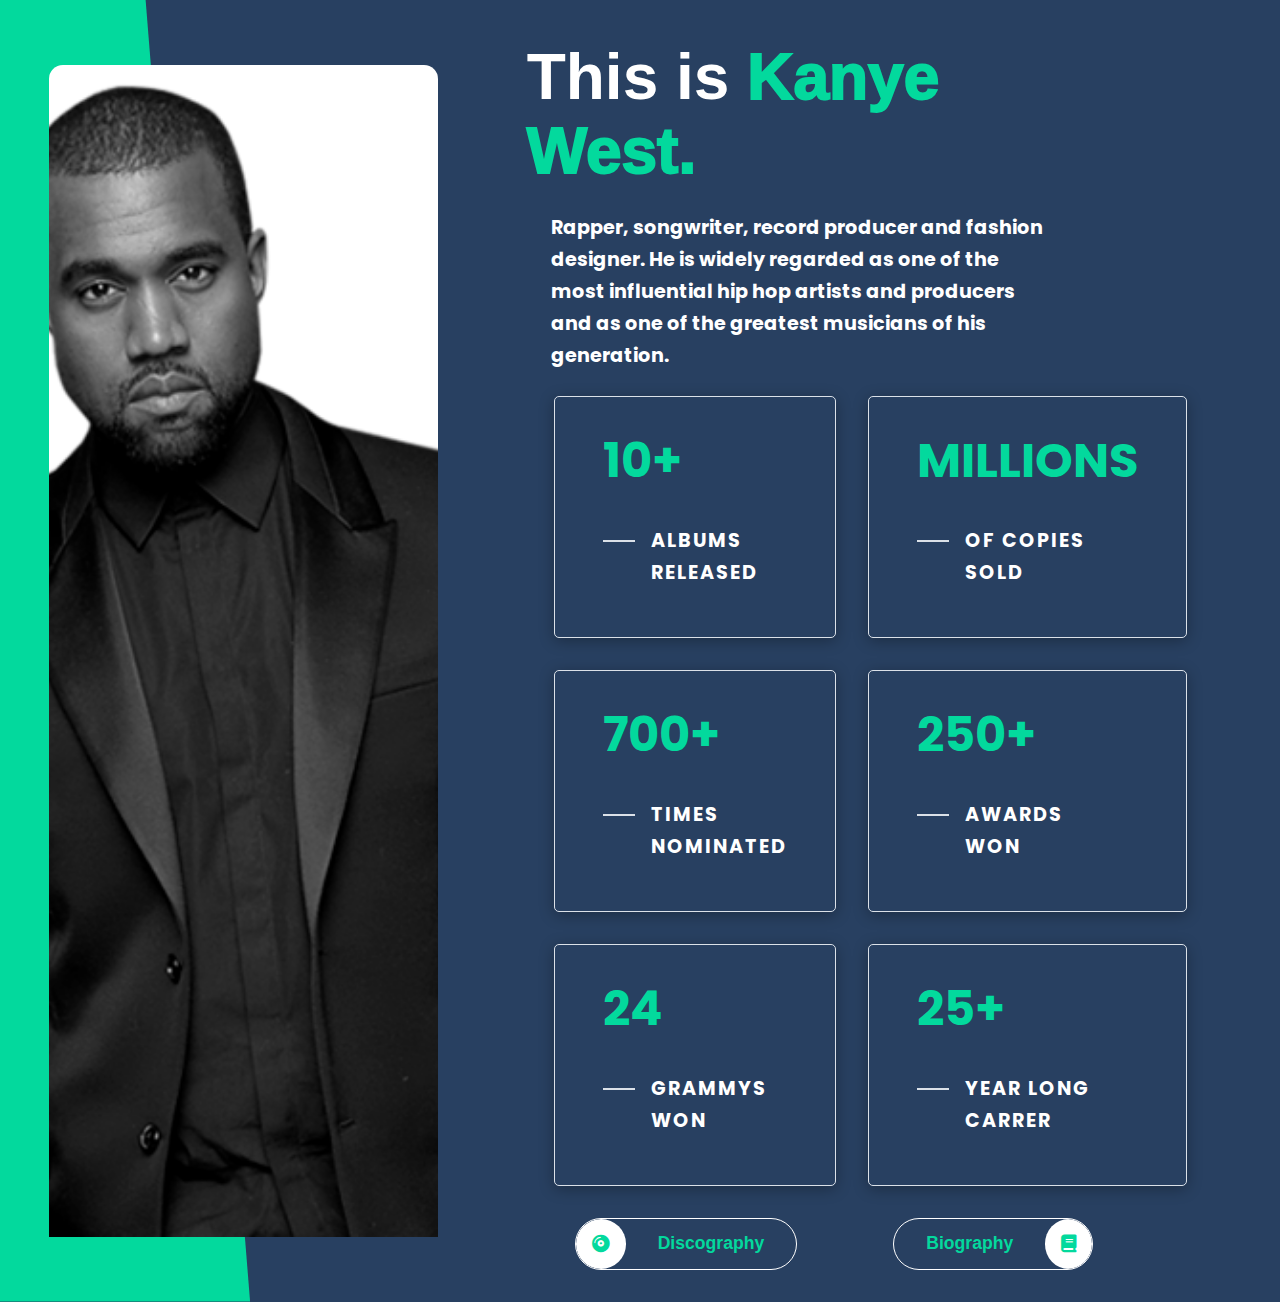
<file: kanye_website/index.html>
<!DOCTYPE html>
<html lang="en">

<head>
    <meta charset="UTF-8">
    <meta http-equiv="X-UA-Compatible" content="IE=edge">
    <meta name="viewport" content="width=device-width, initial-scale=1.0">
    <title>Kanye West</title>
    <link rel="stylesheet" href="styles/style.css">
    <link rel="icon" href="images/favicon.ico" type="image/x-icon"/>
    <link rel="preconnect" href="https://fonts.googleapis.com">
    <link rel="preconnect" href="https://fonts.gstatic.com" crossorigin>
    <link rel="stylesheet" href="https://cdnjs.cloudflare.com/ajax/libs/font-awesome/6.2.0/css/all.min.css">
    <link href="https://fonts.googleapis.com/css2?family=Poppins&display=swap" rel="stylesheet">
    <link href="https://fonts.cdnfonts.com/css/old-english-five" rel="stylesheet">            
</head>

<body>
    <header id="home">
        <div class="header-content">
            <div class="left-header">
                <div class="header-shape"></div>
                <div class="image">
                    <img src="images/kanye_main.png" alt="">
                </div>
            </div>

            <div class="right-header">
                <h1 class="name">
                    This is <span>Kanye West.</span> 
                </h1>

                <p>
                    Rapper, songwriter, record producer and fashion designer. He is widely regarded as one of the most influential hip hop artists and producers and as one of the greatest musicians of his generation.
                </p>

                <div class="right-about">

                    <div class="about-item">
                        <div class="about-text">
                            <p class="large-text">10+</p>
                            <p class="small-text">Albums<br> Released</p>
                        </div>
                    </div>

                    <div class="about-item">
                        <div class="about-text">
                            <p class="large-text">MILLIONS</p>
                            <p class="small-text">of copies<br> sold</p>
                        </div>
                    </div>

                    <div class="about-item">
                        <div class="about-text">
                            <p class="large-text">700+</p>
                            <p class="small-text">Times <br> Nominated</p>
                        </div>
                    </div>

                    <div class="about-item">
                        <div class="about-text">
                            <p class="large-text">250+</p>
                            <p class="small-text">Awards<br> Won</p>
                        </div>
                    </div>

                    <div class="about-item">
                        <div class="about-text">
                            <p class="large-text">24</p>
                            <p class="small-text">Grammys<br> won</p>
                        </div>
                    </div>

                    <div class="about-item">
                        <div class="about-text">
                            <p class="large-text">25+</p>
                            <p class="small-text">year long<br> carrer</p>
                        </div>
                    </div>
                </div>


                <div class="other-links">
                    <div class="btn-container">
                        <a href="pages/discography.html" class="left-btn">
                            <span class="btn-icon"><i class="fa-solid fa-compact-disc"></i></span>
                            <span class="btn-text">Discography</span>
                        </a>    
                    </div>   
                    
                    <div class="btn-container">
                        <a href="pages/biography.html" class="right-btn">
                            <span class="btn-text">Biography</span>
                            <span class="btn-icon"><i class="fa-solid fa-book"></i></span>
                        </a>    
                    </div>    
                </div>

                
            </div>
        </div>
    </header>
</body>

</html>
</file>
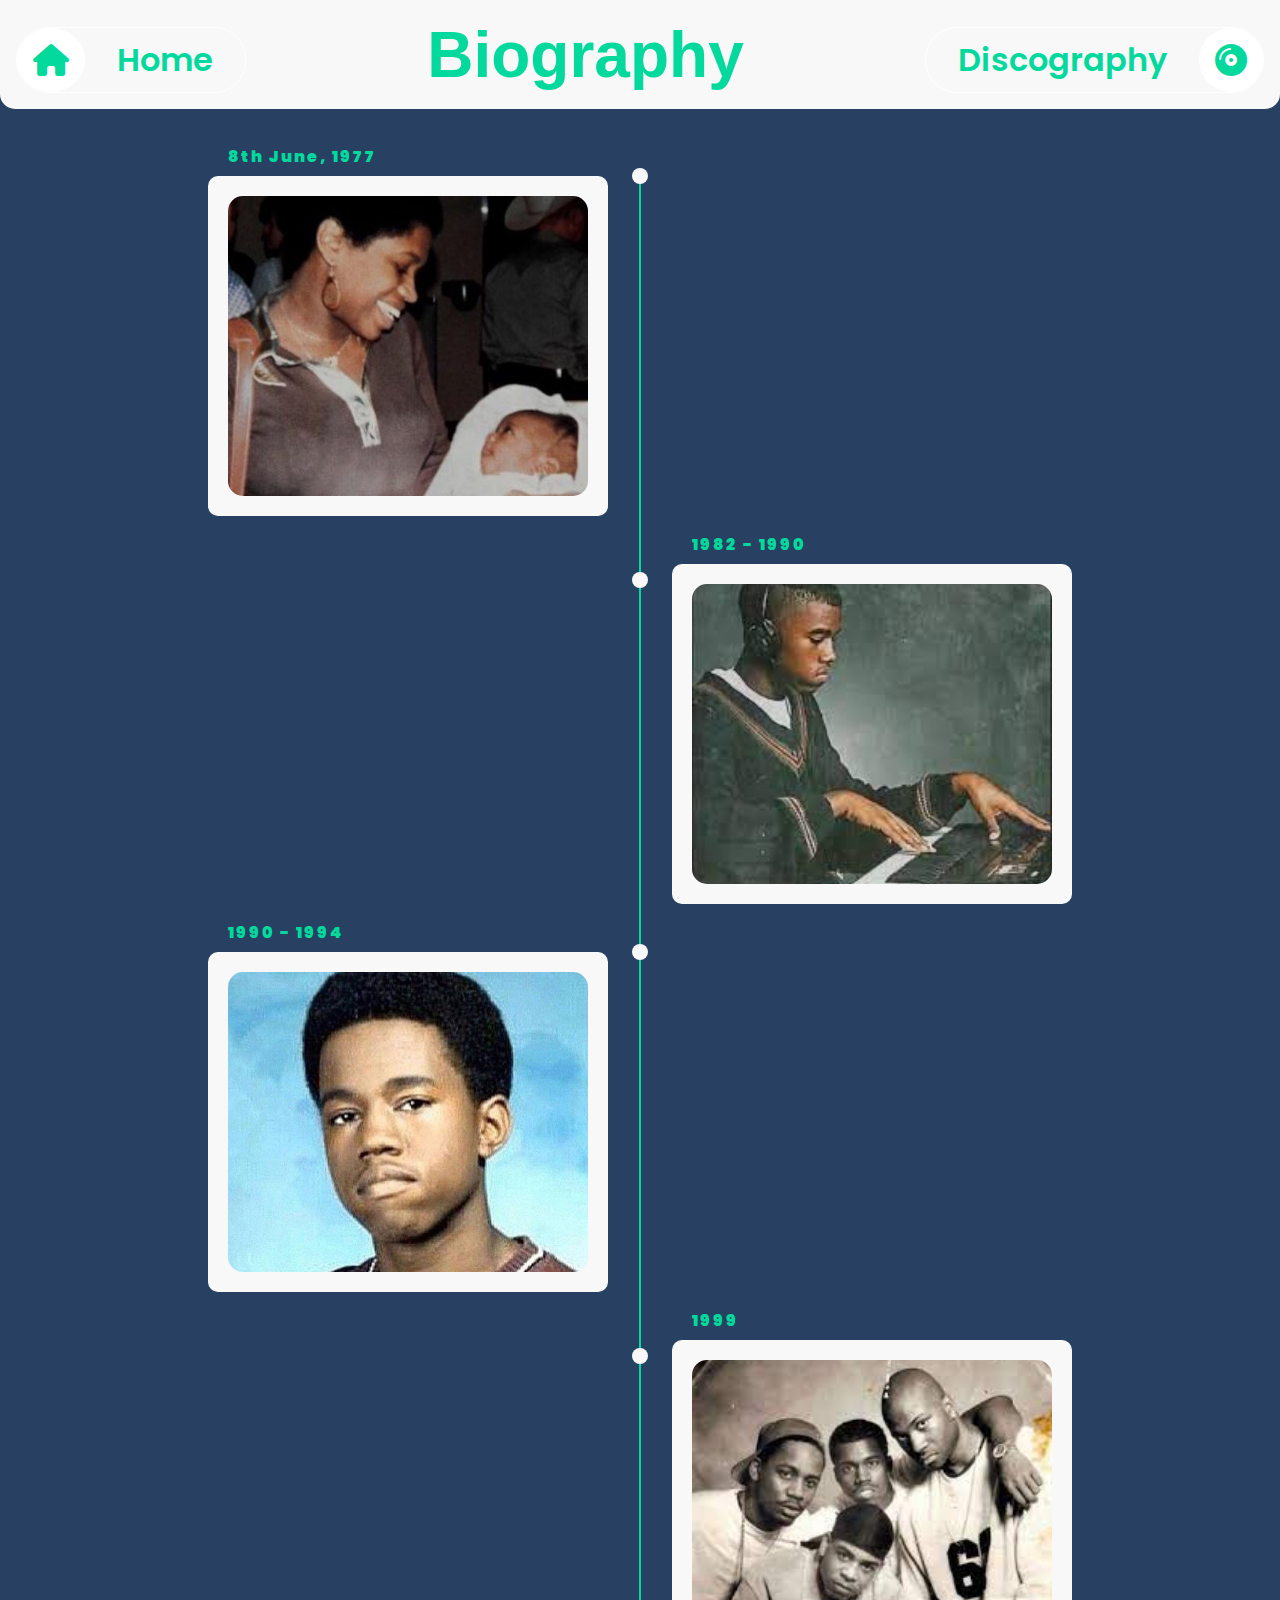
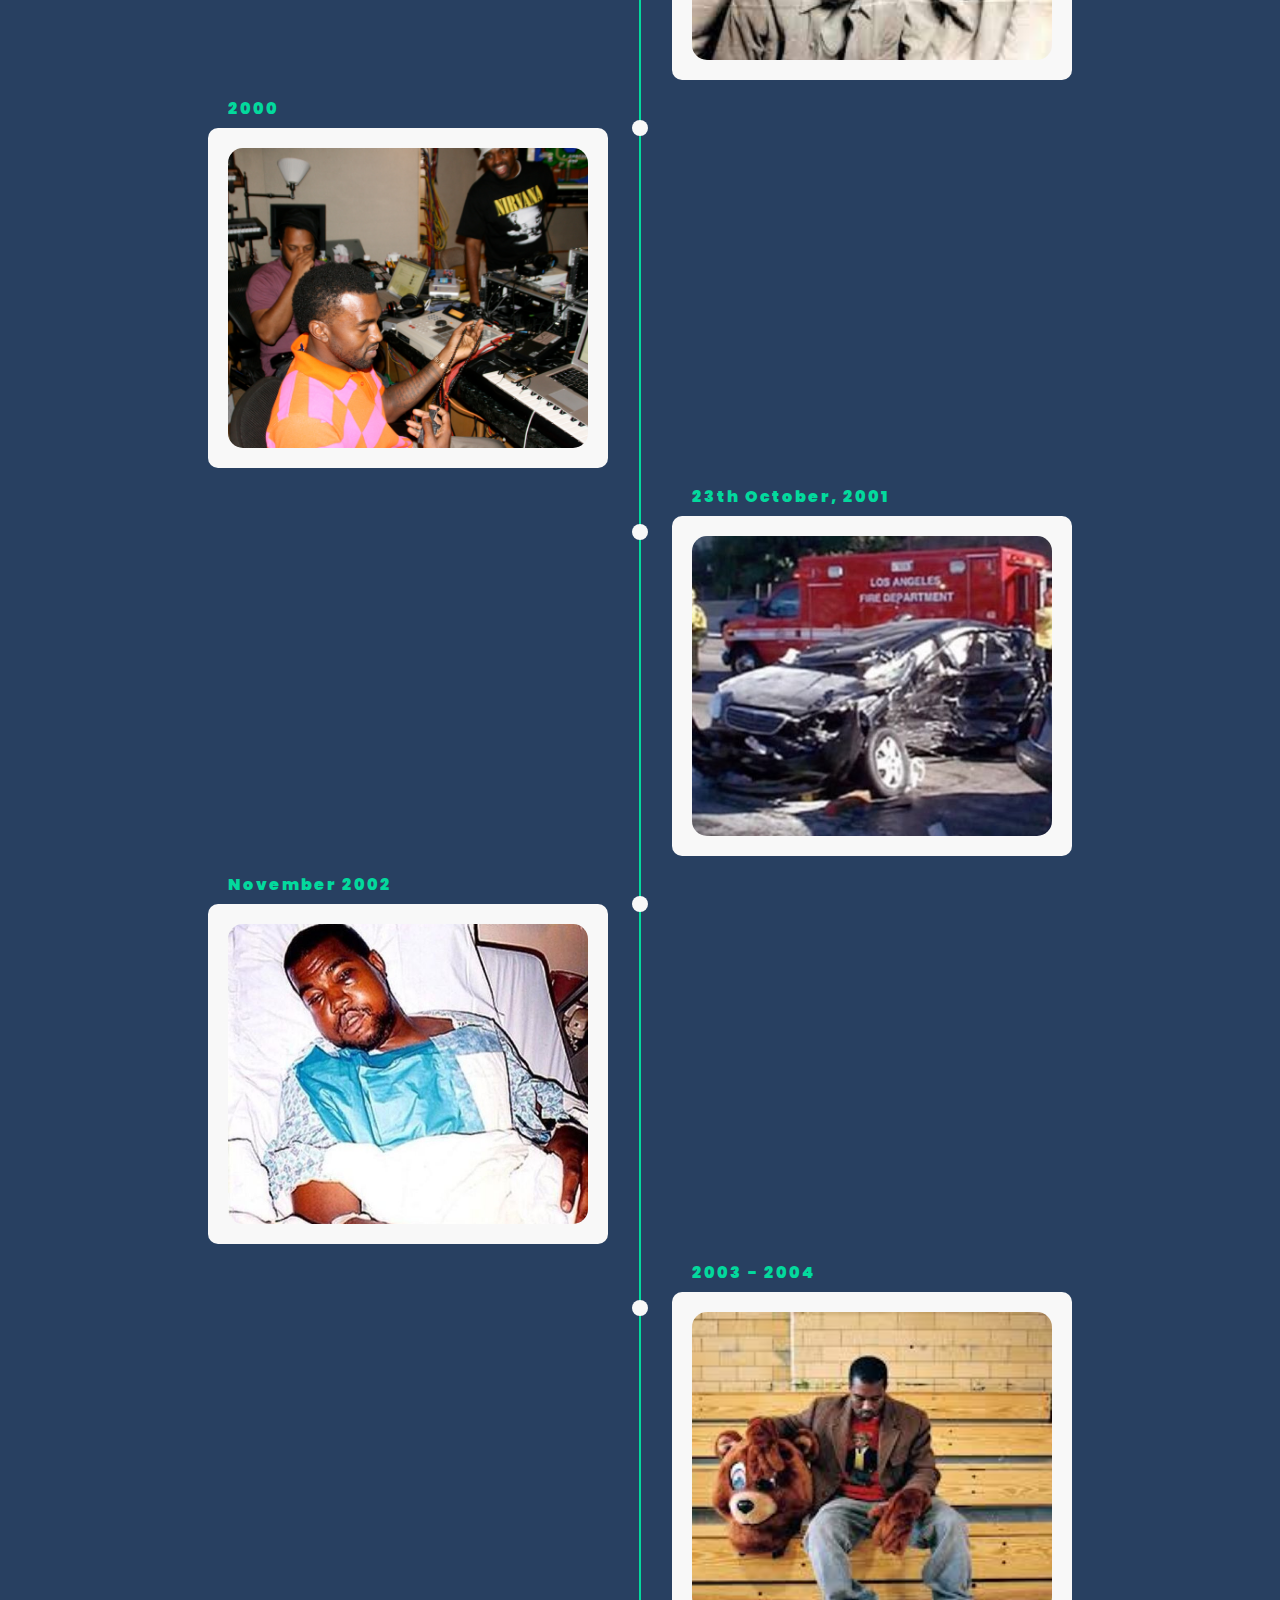
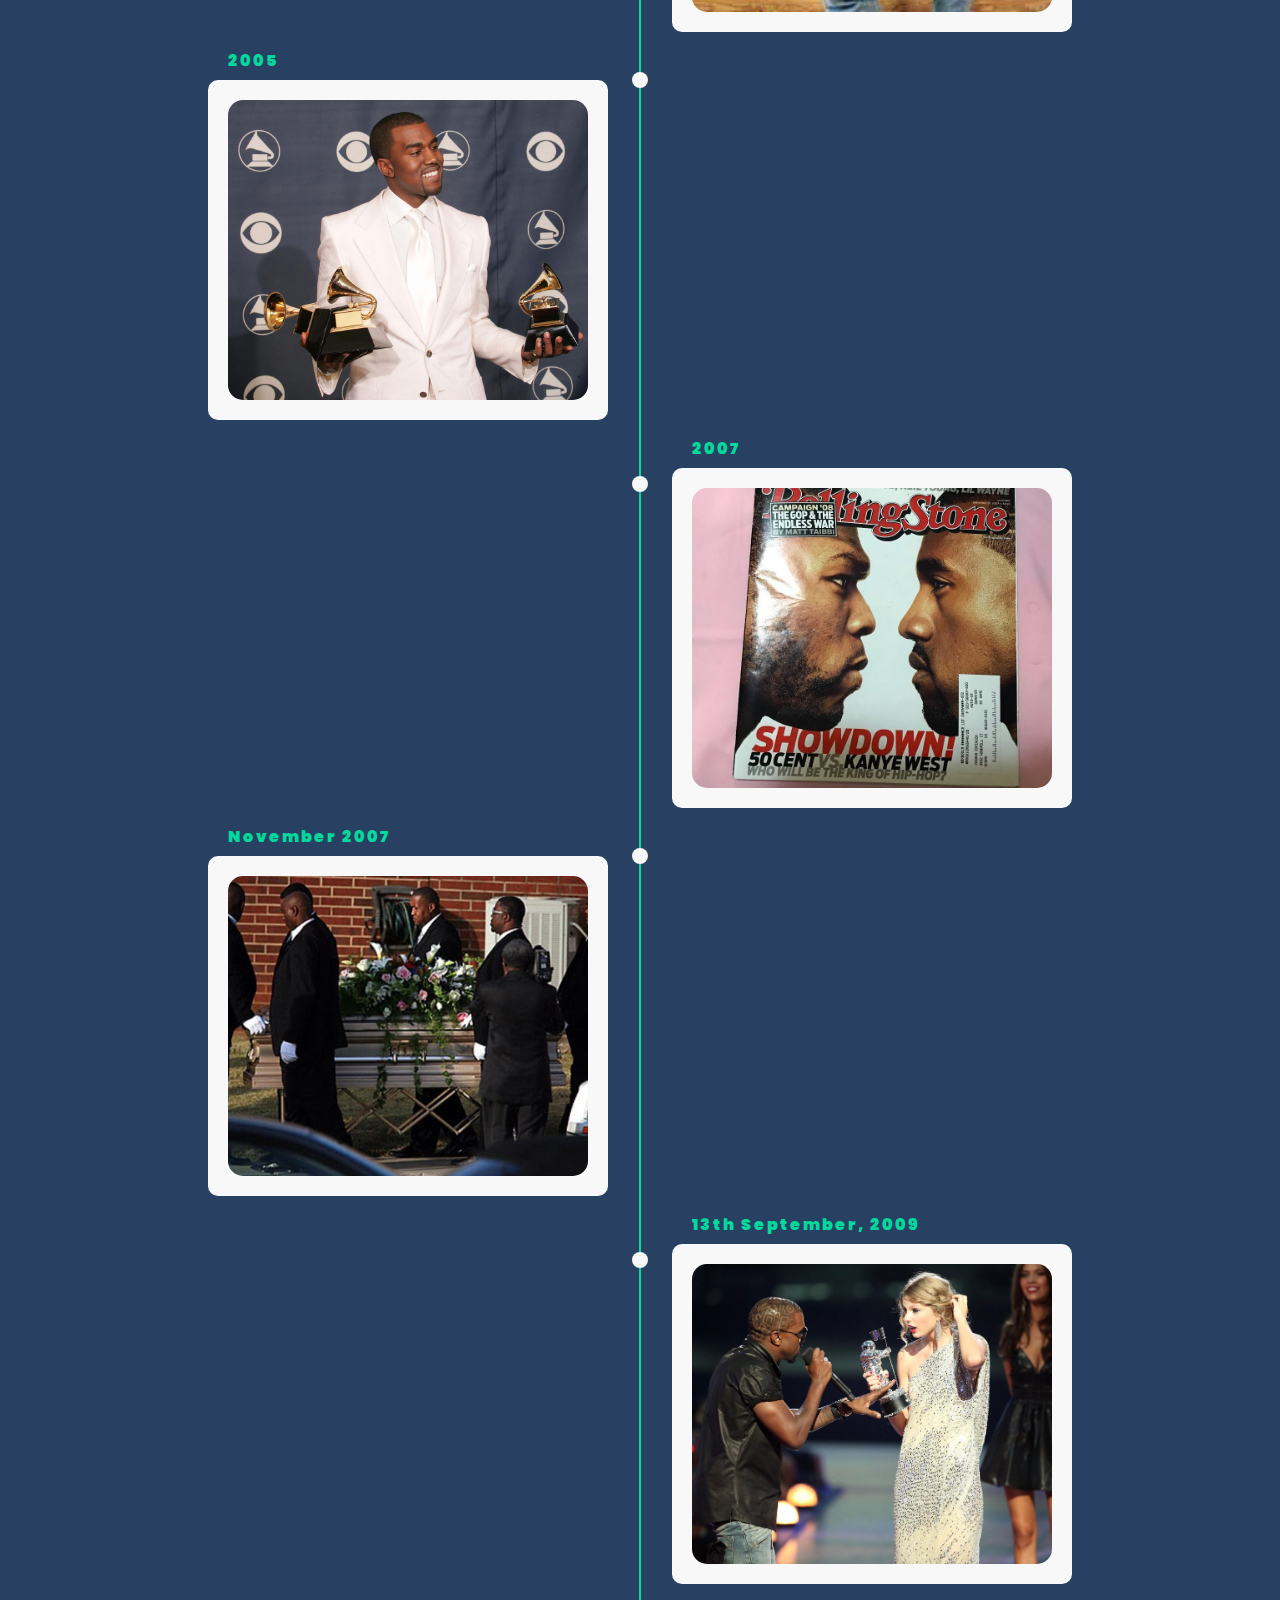
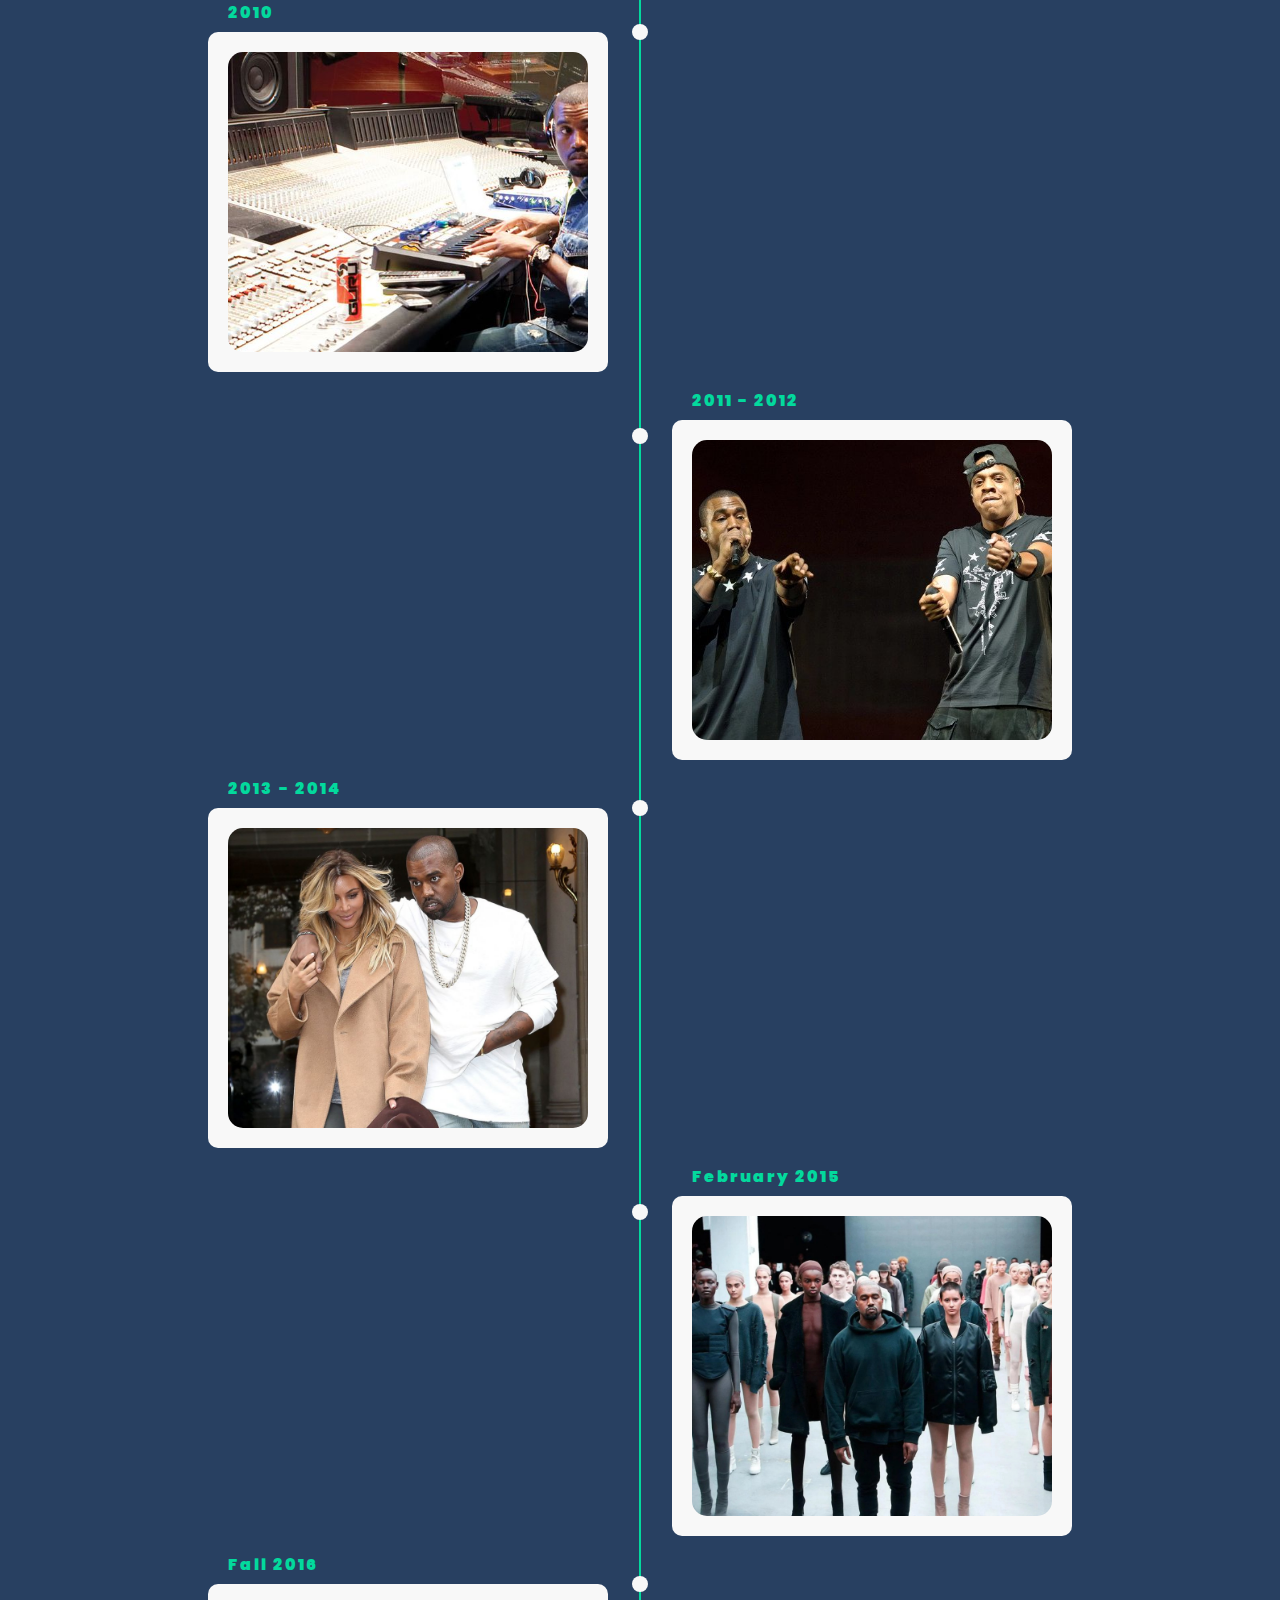
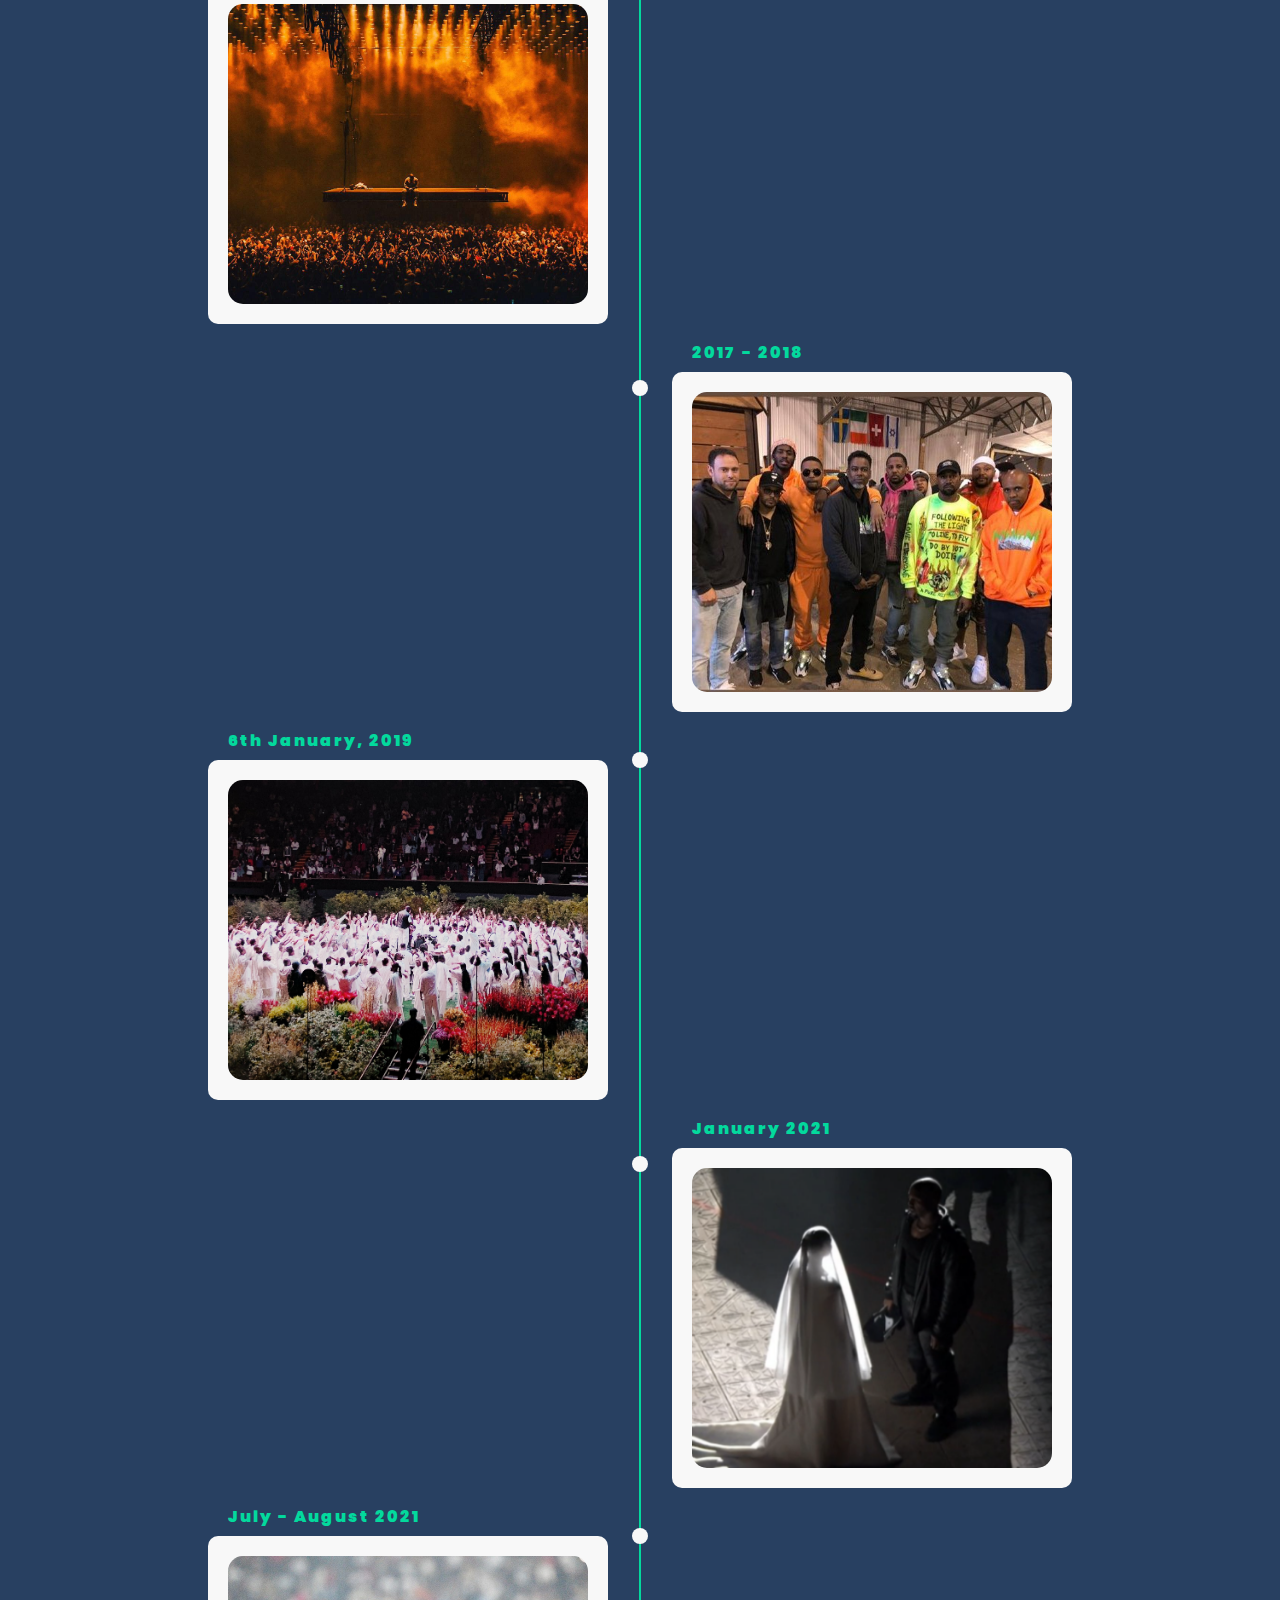
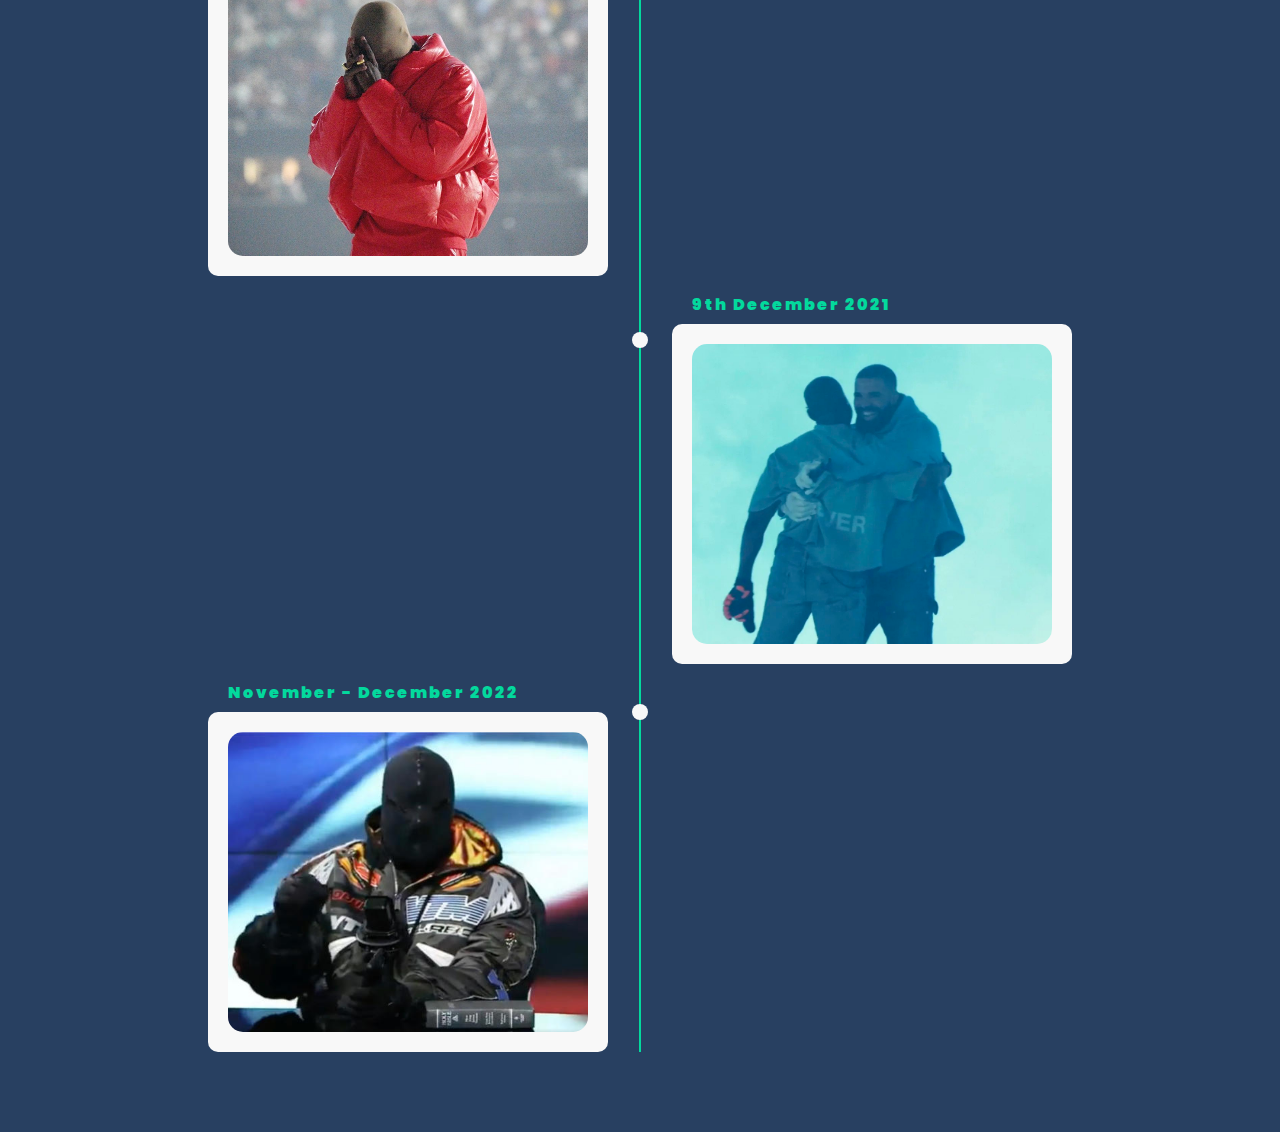
<file: kanye_website/pages/biography.html>
<!DOCTYPE html>
<html lang="en">
<head>
    <meta charset="UTF-8">
    <meta http-equiv="X-UA-Compatible" content="IE=edge">
    <meta name="viewport" content="width=device-width, initial-scale=1.0">
    <title>Kanye West's Biography</title>
    <link rel="stylesheet" href="../styles/style.css">
    <link rel="icon" href="../images/favicon.ico" type="image/x-icon" />
    <link rel="preconnect" href="https://fonts.googleapis.com">
    <link rel="preconnect" href="https://fonts.gstatic.com" crossorigin>
    <link rel="stylesheet" href="https://cdnjs.cloudflare.com/ajax/libs/font-awesome/6.2.0/css/all.min.css">
    <link href="https://fonts.googleapis.com/css2?family=Poppins&display=swap" rel="stylesheet">
    <link href="https://fonts.cdnfonts.com/css/old-english-five" rel="stylesheet">            
</head>

<body>
    <div class="navigation">
        <div class="btn-container">
            <a href="../index.html" class="left-btn">
                <span class="btn-icon"><i class="fa-solid fa-house"></i></span>
                <span class="btn-text">Home</span>
            </a>    
        </div>    

        <h1 class="name-bio"> 
            Biography
        </h1>    

        <div class="btn-container">
            <a href="discography.html" class="right-btn">
                <span class="btn-text">Discography</span>
                <span class="btn-icon"><i class="fa-solid fa-compact-disc"></i></span>
            </a>    
        </div>    
    </div>

    <div class="container">
        <div class="timeline">
            <ul>
                <li>
                    <div class="timeline-content">
                        <h2 class="date">8th June, 1977</h2>
                        <div class="image">
                            <img src="../images/biography/0-baby-kanye.jpg" alt="">
                        </div>
                        <div class="hover-items">
                            <h1>The Birth</h1>
                            <p>Kanye West was born on June 8, 1977, in Atlanta, Georgia. West's mother, Donda West, was a professor of English at Chicago State University before retiring to serve as his manager. His father, Ray West, is a former Black Panther. </p>
                        </div>
                    </div>
                </li>

                <li>
                    <div class="timeline-content">
                        <h2 class="date">1982 - 1990</h2>
                        <div class="image">
                            <img src="../images/biography/1-young-kanye.jfif" alt="">
                        </div>
                        <div class="hover-items">
                            <h1>Growing up</h1>
                            <p>West was raised in a middle-class environment, attending Polaris School for Individual Education in suburban Oak Lawn, Illinois, after living in Chicago. West began making musical compositions in the seventh grade, eventually selling them to other artists.</p>
                        </div>
                    </div>
                </li>

                <li>
                    <div class="timeline-content">
                        <h2 class="date">1990 - 1994</h2>
                        <div class="image">
                            <img src="../images/biography/2-kanye-high-school.jpg" alt="">
                        </div>
                        <div class="hover-items">
                            <h1>High School</h1>
                            <p>While in high school, West met producer No I.D. who soon became his mentor, who taught him how to sample beats. After high school, he received a scholarship from American Academy of Art. He started attending classes, but eventually dropped out.</p>
                        </div>
                    </div>
                </li>

                <li>
                    <div class="timeline-content">
                        <h2 class="date">1999</h2>
                        <div class="image">
                            <img src="../images/biography/3-kanye-go-getters.jfif" alt="">
                        </div>
                        <div class="hover-items">
                            <h1>The Go-Getters</h1>
                            <p>Not being able to release a solo album, West became a member and producer the Chicago based rap group The Go-Getters. After some promo shoots and radio appearances the group released their only studio album, <em>World Record Holders</em>.</p>
                        </div>
                    </div>
                </li>

                <li>
                    <div class="timeline-content">
                        <h2 class="date">2000</h2>
                        <div class="image">
                            <img src="../images/biography/4-kanye-roc-a-fella-signing.jpg" alt="">
                        </div>
                        <div class="hover-items">
                            <h1>Roc-A-Fella</h1>
                            <p>West got his big break when he began to produce for artists on Roc-A-Fella, hip hop record cofounded by Jay-Z. West is often credited with revitalizing Jay-Z's career by contributing to his 2001 album <em>The Blueprint</em>.</p>
                        </div>
                    </div>
                </li>

                <li>
                    <div class="timeline-content">
                        <h2 class="date">23th October, 2001</h2>
                        <div class="image">
                            <img src="../images/biography/5-kanye-car-crash.jpg" alt="">
                        </div>
                        <div class="hover-items">
                            <h1>The Accident</h1>
                            <p>Despite his success as a producer, West's true aspiration was to be a rapper, but record companies ignored him because he did not portray the 'gangsta image' prominent in mainstream hip hop at the time. While driving home one night, he had a life altering traffic accident.</p>
                        </div>
                    </div>
                </li>

                <li>
                    <div class="timeline-content">
                        <h2 class="date">November 2002</h2>
                        <div class="image">
                            <img src="../images/biography/6-kanye-through-the-wire.jfif" alt="">
                        </div>
                        <div class="hover-items">
                            <h1>Through the Wire</h1>
                            <p>Even though the crash left him with a broken jaw that had to be wired, West was inspiredto express his thoughts about the accident, which he did in a song titled <em>Through the Wire</em>. Afterwards he started work on his first album, <em>The College Dropout</em>, calling it his medicine.</p>
                        </div>
                    </div>
                </li>

                <li>
                    <div class="timeline-content">
                        <h2 class="date">2003 - 2004</h2>
                        <div class="image">
                            <img src="../images/biography/7-kanye-college-dopout.jfif" alt="">
                        </div>
                        <div class="hover-items">
                            <h1>The College Dropout</h1>
                            <p>The album leaked months before release date and West chose to remix it. <em>Jesus Walks</em> exposed him to a whole new audience, reaching top 20 in the charts, inspite of the industry insiders saying that a song with religious themes could never make it to radio.</p>
                        </div>
                    </div>
                </li>

                <li>
                    <div class="timeline-content">
                        <h2 class="date">2005</h2>
                        <div class="image">
                            <img src="../images/biography/8-kanye-grammy-2005.jpg" alt="">
                        </div>
                        <div class="hover-items">
                            <h1>Late Registation</h1>
                            <p>Helped by commercial success of West's debut album, the follow-up named <em>Late Registration</em> had a much bigger budget. It was considered the only successful album release of the fall season in 2005.</p>
                        </div>
                    </div>
                </li>

                <li>
                    <div class="timeline-content">
                        <h2 class="date">2007</h2>
                        <div class="image">
                            <img src="../images/biography/9-graduation-vs-50-cent.jpg" alt="">
                        </div>
                        <div class="hover-items">
                            <h1>New Era of Hip Hop</h1>
                            <p>West's third studio album <em>Graduation</em> marked a turning point for hip hop. It garnered major publicity when the media pointed out it had the same release date as 50 Cent's <em>Curtis</em>, an old school hip hop album. West outsold his competition by quite a margin debuting at number one.</p>
                        </div>
                    </div>
                </li>

                <li>
                    <div class="timeline-content">
                        <h2 class="date">November 2007</h2>
                        <div class="image">
                            <img src="../images/biography/10-donda-funeral.jpg" alt="">
                        </div>
                        <div class="hover-items">
                            <h1>Dark Days</h1>
                            <p>West's life took a dark turn when his mother Donda died of complications from a cosmetic surgery. Months later West and his fiancee ended their engagement after spending five years together. While going through emotional turmoil, West expressed all of his feelings in his most unique album at that point <em>808s and Heartbreak</em>.</p>
                        </div>
                    </div>
                </li>

                <li>
                    <div class="timeline-content">
                        <h2 class="date">13th September, 2009</h2>
                        <div class="image">
                            <img src="../images/biography/11-kanye-taylor.jpg" alt="">
                        </div>
                        <div class="hover-items">
                            <h1>Rock Bottom</h1>
                            <p>During the 2009 <em>MTV Video Music Awards</em> drunk West crashed the stage and took the microphone from Taylor Swift during her acceptance speech for <q>Best Female Video</q> to proclaim that Beyonce deserved the award. As the audience booed he flipped of the crowd. The incident was widely criticised by many, including at the time U.S. President Barack Obama. </p>
                        </div>
                    </div>
                </li>

                <li>
                    <div class="timeline-content">
                        <h2 class="date">2010</h2>
                        <div class="image">
                            <img src="../images/biography/12-hawaii-sessions.jpg" alt="">
                        </div>
                        <div class="hover-items">
                            <h1>Hawaii Sessions</h1>
                            <p>Following the highly publicized incident, West moved to Hawaii for a few months to create his grandest work yet. Realising that his whole career was at stake, his team of producers worked almost 24 hours a day and slept only in increments. When <abbr title="My Beautiful Dark Twisted Fantasy">MBDTF</abbr> released in November 2010, it recieved widespread acclaim from critics and fans solidifying his comeback.</p>
                        </div>
                    </div>
                </li>

                <li>
                    <div class="timeline-content">
                        <h2 class="date">2011 - 2012</h2>
                        <div class="image">
                            <img src="../images/biography/13-watch-the-throne.jpg" alt="">
                        </div>
                        <div class="hover-items">
                            <h1>Watch The Throne</h1>
                            <p>2011 saw West touring to commemorate the release of <em>My Beautiful Dark Twisted Fantasy</em>, after which he released a collaborative album with Jay-Z, titled <em>Watch The Throne</em> that was followed by a tour with the same name. The most notable moment of the tour happened in Paris, where West and Jay-Z performed their hit song <q>N**gas in Paris</q> eleven times in a row.</p>
                        </div>
                    </div>
                </li>

                <li>
                    <div class="timeline-content">
                        <h2 class="date">2013 - 2014</h2>
                        <div class="image">
                            <img src="../images/biography/14-kanye-engagement.jpg" alt="">
                        </div>
                        <div class="hover-items">
                            <h1>New Family</h1>
                            <p>In June 2013 West and TV personality Kim Kardashian announced the birth of their first child, a girl named North, and later in November their engagement. In May 2014 the pair were married in a private ceremony in Florence, Italy. There were a lot of celebrities in the audience, including Paul McCartney, with whom West afterwards collaborated on multiple tracks.</p>
                        </div>
                    </div>
                </li>

                <li>
                    <div class="timeline-content">
                        <h2 class="date">February 2015</h2>
                        <div class="image">
                            <img src="../images/biography/15-yeezy-season-1.jpg" alt="">
                        </div>
                        <div class="hover-items">
                            <h1>Yeezy</h1>
                            <p>With his unfavourable business deal with Nike that earned them a lot of money which he saw none of, West premiered his clothing collaboration with Adidas, entitled <em>Yeezy Season 1</em> to generally positive reviews. Under this partnership, West would retain 100% ownership of the <em>Yeezy</em> brand, while also having full creative control over the products released.</p>
                        </div>
                    </div>
                </li>

                <li>
                    <div class="timeline-content">
                        <h2 class="date">Fall 2016</h2>
                        <div class="image">
                            <img src="../images/biography/16-saint-pablo-tour.jpg" alt="">
                        </div>
                        <div class="hover-items">
                            <h1>Breaking Down</h1>
                            <p>During his then latest tour, West postponed several dates following the robbery of his wife. The tour was cancelled after a week of no-shows and rants about politics. West was admitted for psychiatric observation because of a temporary psychosis stemming from sleep deprivation. Following this episode he took an eleven month break from public.</p>
                        </div>
                    </div>
                </li>

                <li>
                    <div class="timeline-content">
                        <h2 class="date">2017 - 2018</h2>
                        <div class="image">
                            <img src="../images/biography/17-wyoming-sessions.jpg" alt="">
                        </div>
                        <div class="hover-items">
                            <h1>Wyoming Sessions</h1>
                            <p>Reporters were claiming that West was working on new music from Jackson Hole, Wyoming with a wide range of collaborators. Starting in May 2018, West and other artists released a total of five albums, all of which were worked on mostly by West himself.</p>
                        </div>
                    </div>
                </li>

                <li>
                    <div class="timeline-content">
                        <h2 class="date">6th January, 2019</h2>
                        <div class="image">
                            <img src="../images/biography/18-sunday-service.jpg" alt="">
                        </div>
                        <div class="hover-items">
                            <h1>Sunday Service</h1>
                            <p>West started a gospel group named <em>Sunday Service</em>. The group preformed every Sunday, as well as Friday when West announced the release of his album <em>Jesus Is King</em>. Tickets for live performances were free, but a lot of people who managed to obtain them sold them online for up to $500, probably because West and other celebrities were often present. </p>
                        </div>
                    </div>
                </li>
                
                <li>
                    <div class="timeline-content">
                        <h2 class="date">January 2021</h2>
                        <div class="image">
                            <img src="../images/biography/19-kanye-kim-divorce.png" alt="">
                        </div>
                        <div class="hover-items">
                            <h1>The Divorce</h1>
                            <p>Kim Kardashian West's lawyer announced that she is done with Kanye West, unable to stand his talks about running for president and <q>other crazy s**t</q>. Meanwhile, a separate source said Kanye West was getting increasingly irritated by the Kardashians' reality star lives. West also claimed that he had been trying to get a divorce since November 2018.</p>
                        </div>
                    </div>
                </li>

                <li>
                    <div class="timeline-content">
                        <h2 class="date">July - August 2021</h2>
                        <div class="image">
                            <img src="../images/biography/20-donda-listening-party.jfif" alt="">
                        </div>
                        <div class="hover-items">
                            <h1>Listening Parties</h1>
                            <p>Prior to release of his most recent studio album's release, which was delayed multiple times, West announced three listening parties. In between these events he took up residence in one of the locker rooms of the stadium where the events took place, spending time by remixing and rerecording songs to be featured on the album, titled <em>Donda</em> in honor of his late mother. </p>
                        </div>
                    </div>
                </li>

                <li>
                    <div class="timeline-content">
                        <h2 class="date">9th December 2021</h2>
                        <div class="image">
                            <img src="../images/biography/21-kanye-drake.jpg" alt="">
                        </div>
                        <div class="hover-items">
                            <h1>Burying The Hatchet</h1>
                            <p>After years of public arguing and sneak insults in songs, West and a fellow rapper Drake suddenly announced a joint concert in benefit of Larry Hoover. Given their clashing over the years, no one is quite sure what ended their animosity towards each other.</p>
                        </div>
                    </div>
                </li>

                <li>
                    <div class="timeline-content">
                        <h2 class="date">November - December 2022</h2>
                        <div class="image">
                            <img src="../images/biography/22-kanye-infowars.jpg" alt="">
                        </div>
                        <div class="hover-items">
                            <h1>The Downfall</h1>
                            <p>West seemingly lost both his mind and wealth at the end of the year when he went on multiple talkshows to proclaim and discuss his support of nazi leader Adolf Hitler. His statements were met with universal criticism, and resulted in loss of many business deals he had going on.</p>
                        </div>
                    </div>
                </li>
            </ul>
        </div>
    </div>
</body>

</html>
</file>
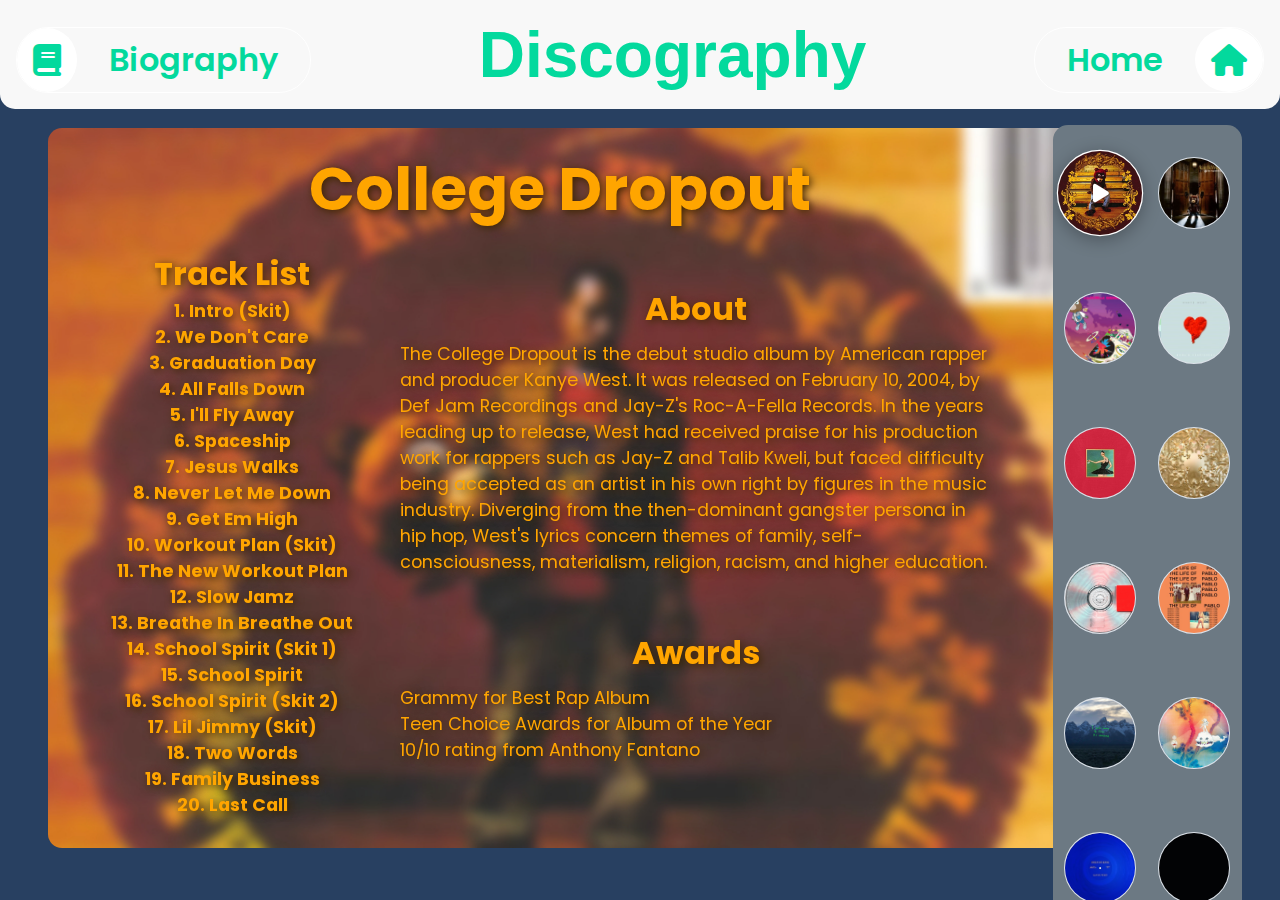
<file: kanye_website/pages/discography.html>
<!DOCTYPE html>
<html lang="en">
<head>
    <meta charset="UTF-8">
    <meta http-equiv="X-UA-Compatible" content="IE=edge">
    <meta name="viewport" content="width=device-width, initial-scale=1.0">
    <title>Kanye West's Discography</title>
    <link rel="stylesheet" href="../styles/style.css">
    <link rel="icon" href="../images/favicon.ico" type="image/x-icon" />
    <link rel="preconnect" href="https://fonts.googleapis.com">
    <link rel="preconnect" href="https://fonts.gstatic.com" crossorigin>
    <link rel="stylesheet" href="https://cdnjs.cloudflare.com/ajax/libs/font-awesome/6.2.0/css/all.min.css">
    <link href="https://fonts.googleapis.com/css2?family=Poppins&display=swap" rel="stylesheet">
    <link href="https://fonts.cdnfonts.com/css/old-english-five" rel="stylesheet">            
</head>

<body class="main-content">
    <div class="navigation">
        <div class="btn-container">
            <a href="../pages/biography.html" class="left-btn">
                <span class="btn-icon"><i class="fa-solid fa-book"></i></span>
                <span class="btn-text">Biography</span>
            </a>    
        </div>    

        <h1 class="name-bio"> 
            Discography
        </h1>    

        <div class="btn-container">
            <a href="../index.html" class="right-btn">
                <span class="btn-text">Home</span>
                <span class="btn-icon"><i class="fa-solid fa-house"></i></span>
            </a>    
        </div>    
    </div>

    <main>
        <section class="section sec1 active" id="COL" >
            <div class="main-title">
                <h2>College Dropout</h2>
            </div>

            <div class="album-content">
                <div class="left-part">
                    <h2>Track List</h2>
                    <ol>
                        <li>Intro (Skit)</li>
                        <li>We Don't Care</li>
                        <li>Graduation Day</li>
                        <li>All Falls Down</li>
                        <li>I'll Fly Away</li>
                        <li>Spaceship</li>
                        <li>Jesus Walks</li>
                        <li>Never Let Me Down</li>
                        <li>Get Em High</li>
                        <li>Workout Plan (Skit)</li>
                        <li>The New Workout Plan</li>
                        <li>Slow Jamz</li>
                        <li>Breathe In Breathe Out</li>
                        <li>School Spirit (Skit 1)</li>
                        <li>School Spirit</li>
                        <li>School Spirit (Skit 2)</li>
                        <li>Lil Jimmy (Skit)</li>
                        <li>Two Words</li>
                        <li>Family Business</li>
                        <li>Last Call</li>
                    </ol>
                </div>

                <div class="right-part">
                    <div class="description">
                        <h2>About</h2>
                        The College Dropout is the debut studio album by American rapper and producer Kanye West.
                         It was released on February 10, 2004, by Def Jam Recordings and Jay-Z's Roc-A-Fella Records.
                          In the years leading up to release, West had received praise for his production work for rappers
                           such as Jay-Z and Talib Kweli, but faced difficulty being accepted as an artist in his own right
                            by figures in the music industry. Diverging from the then-dominant gangster persona in hip hop,
                             West's lyrics concern themes of family, self-consciousness, materialism, religion, racism, and
                              higher education.
                    </div>

                    <div class="data">
                        <h2>Awards</h2>
                            <ol>
                                <li>Grammy for Best Rap Album</li>
                                <li>Teen Choice Awards for Album of the Year</li>
                                <li>10/10 rating from Anthony Fantano</li>
                                <li><br><br></li>
                            </ol>
                        </p>
                    </div>
                </div>
            </div>
        </section>
        
        <section class="section sec2" id="LAT">
            <div class="main-title">
                <h2>Late Registration</h2>
            </div>

            <div class="album-content">
                <div class="left-part">
                    <h2>Track List</h2>
                    <ol>
                        <li>Wake Up Mr. West</li>
                        <li>Heard 'Em Say</li>
                        <li>Touch The Sky</li>
                        <li>Gold Digger</li>
                        <li>Skit No. 1</li>
                        <li>Drive Slow</li>
                        <li>My Way Home</li>
                        <li>Crack Music</li>
                        <li>Roses</li>
                        <li>Bring Me Down</li>
                        <li>Addiction</li>
                        <li>Skit No. 2</li>
                        <li>Diamonds from Sierra Leone</li>
                        <li>We Major</li>
                        <li>Skit No. 3</li>
                        <li>Hey Mama</li>
                        <li>Celebration</li>
                        <li>Skit No. 4</li>
                        <li>Gone</li>
                        <li>Diamonds from Sierra Leone</li>
                        <li>Late</li>
                    </ol>
                </div>

                <div class="right-part">
                    <div class="description">
                        <h2>About</h2>
                              Late Registration is the second studio album by American rapper and producer Kanye West. It was released on August 30, 2005, through Def Jam Recordings and Roc-A-Fella Records. West's production for Late Registration departed from the sped-up soul samples of his debut studio album, moving towards a more elaborate and orchestral style with a 20-piece ensemble. West experimented with musical shifts, string arrangements, and a variety of instruments not usually associated with hip hop, including a celesta, harpsichord, and Chinese bells. 
                    </div>

                    <div class="data">
                        <h2>Awards</h2>
                            <ol>
                                <li>Grammy for Best Rap Album</li>
                                <li>Billboard Top Rap Album</li>
                                <li><br><br></li>
                            </ol>
                        </p>
                    </div>
                </div>
            </div>
        </section>

        <section class="section sec3" id="GRA">
            <div class="main-title">
                <h2>Graduation</h2>
            </div>

            <div class="album-content">
                <div class="left-part">
                    <h2>Track List</h2>
                    <ol>
                        <li>Good Morning</li>
                        <li>Champion</li>
                        <li>Stronger</li>
                        <li>I Wonder</li>
                        <li>Good Life</li>
                        <li>Can't Tell Me Nothing</li>
                        <li>Barry Bonds</li>
                        <li>Drunk And Hot Girls</li>
                        <li>Flashing Lights</li>
                        <li>Everything I Am</li>
                        <li>The Glory</li>
                        <li>Homecoming</li>
                        <li>Big Brother</li>
                    </ol>
                </div>

                <div class="right-part">
                    <div class="description">
                        <h2>About</h2>
                              Graduation is the third studio album by American rapper and producer Kanye West, released on September 11, 2007, through Def Jam Recordings and Roc-A-Fella Records. Inspired by stadium tours, house-music and indie rock, Graduation marked a departure as West incorporated layered synthesizers and dabbled with electronics while sampling from various music genres and altering his approach to rapping. He conveys an ambivalent outlook on his newfound fame and media scrutiny alongside providing inspirational messages of triumph directed at listeners.
                    </div>

                    <div class="data">
                        <h2>Awards</h2>
                            <ol>
                                <li>Grammy for Best Rap Album</li>
                                <li>HipHopDX Awards Album of the Year</li>
                                <li><br><br></li>
                            </ol>
                        </p>
                    </div>
                </div>
            </div>
        </section>

        <section class="section sec4" id="EIG">
            <div class="main-title">
                <h2>808s & Heartbreak</h2>
            </div>

            <div class="album-content">
                <div class="left-part">
                    <h2>Track List</h2>
                    <ol>
                        <li>Say You Will</li>
                        <li>Welcome to Heartbreak</li>
                        <li>Heartless</li>
                        <li>Amazing</li>
                        <li>Love Lockdown</li>
                        <li>Paranoid</li>
                        <li>RoboCop</li>
                        <li>Street Lights</li>
                        <li>Bad News</li>
                        <li>See You in My Nightmares</li>
                        <li>Coldest Winter</li>
                        <li>Pinocchio Story</li>
                    </ol>
                </div>

                <div class="right-part">
                    <div class="description">
                        <h2>About</h2>
                              808s & Heartbreak is the fourth studio album by American rapper Kanye West. It was released by Def Jam Recordings and Roc-A-Fella Records on November 24, 2008. 808s & Heartbreak marked a major musical departure from West's previous rap records, instead featuring a sparse, electronic sound and vocals sung through an Auto-Tune processor. West's lyrics on the album explore themes of loss, alienated fame, and heartache, inspired by the breakup with his fiancée, his struggles with pop stardom, and the death of his mother.
                                <br><br>
                              Although West conceived 808s & Heartbreak as a melancholic pop album, it proved to have a significant effect on hip hop music. While his decision to sing about love, loneliness, and heartache for the entirety of the album was at first heavily criticized by music audiences and the album predicted to be a flop, its subsequent critical acclaim and commercial success encouraged other mainstream rappers to take greater creative risks with their music.
                    </div>

                    <div class="data">
                        <h2>Awards</h2>
                            <ol>
                                <li>Urban Music Awards USA for Best Album</li>
                                <li><br><br></li>
                            </ol>
                        </p>
                    </div>
                </div>
            </div>
        </section>

        <section class="section sec5" id="MYB">
            <div class="main-title">
                <h2>My Beautiful Dark Twisted Fantasy</h2>
            </div>

            <div class="album-content">
                <div class="left-part">
                    <h2>Track List</h2>
                    <ol>
                        <li>Dark Fantasy</li>
                        <li>Gorgeous</li>
                        <li>Power</li>
                        <li>All of the Lights (Interlude)</li>
                        <li>All of the Lights</li>
                        <li>Monster</li>
                        <li>So Appalled</li>
                        <li>Devil in a New Dress</li>
                        <li>Runaway</li>
                        <li>Hell of a Life</li>
                        <li>Blame Game</li>
                        <li>Lost in the World</li>
                        <li>Who Will Survive in America</li>
                    </ol>
                </div>

                <div class="right-part">
                    <div class="description">
                        <h2>About</h2>
                              My Beautiful Dark Twisted Fantasy is the fifth studio album by American rapper and producer Kanye West. It was released by Def Jam Recordings and Roc-A-Fella Records on November 22, 2010, following a period of public controversy for West. The music has a notable maximalist aesthetic and opulent production style that utilizes various elements from West's previous work, including soul, pop, baroque, electro, and symphonic sounds, as well as progressive rock influences. The album's lyrics explore themes such as West's celebrity status, consumer culture, self-aggrandizement, and the idealism of the American Dream. 
                    </div>

                    <div class="data">
                        <h2>Awards</h2>
                            <ol>
                                <li>Grammy for Best Rap Album</li>
                                <li>BET Hip Hop Award for CD of the Year</li>
                                <li><br><br></li>
                            </ol>
                        </p>
                    </div>
                </div>
            </div>
        </section>

        <section class="section sec6" id="WAT">
            <div class="main-title">
                <h2>Watch The Throne</h2>
            </div>

            <div class="album-content">
                <div class="left-part">
                    <h2>Track List</h2>
                    <ol>
                        <li>No Church in the Wild</li>
                        <li>Lift Off</li>
                        <li>Niggas in Paris</li>
                        <li>Otis</li>
                        <li>Gotta Have It</li>
                        <li>New Day</li>
                        <li>That's My Bitch</li>
                        <li>Welcome to the Jungle</li>
                        <li>Who Gon Stop Me</li>
                        <li>Murder to Excellence</li>
                        <li>Made in America</li>
                        <li>Why I Love You</li>
                    </ol>
                </div>

                <div class="right-part">
                    <div class="description">
                        <h2>About</h2>
                              Watch the Throne is a collaborative studio album by American rappers Jay-Z and Kanye West, collectively known as The Throne.It was released on August 8, 2011, through Roc-A-Fella Records, Roc Nation, and Def Jam Recordings. Prior to the release, Jay-Z and West had collaborated on various singles, and with the latter as a producer on the former's work. They originally sought to record a five-song EP together, but the project eventually evolved into a full-length album. The braggadocious lyrics exhibit themes of excellence, opulence, decadence, fame, materialism, power, and the burdens of success, as well as political and socioeconomic critique. The album also expresses other topics, such as Jay-Z's thoughts on fatherhood, West's reflection on being deemed a social villain, and their success as performers.
                    </div>

                    <div class="data">
                        <h2>Awards</h2>
                            <ol>
                                <li>BET Hip Hop Award for CD of the Year</li>
                                <li>Sucker Free Awards for Best Album of the Year</li>
                                <li><br><br></li>
                            </ol>
                        </p>
                    </div>
                </div>
            </div>
        </section>

        <section class="section sec7" id="YEZ">
            <div class="main-title">
                <h2>Yeezus</h2>
            </div>

            <div class="album-content">
                <div class="left-part">
                    <h2>Track List</h2>
                    <ol>
                        <li>On Sight</li>
                        <li>Black Skinhead</li>
                        <li>I Am a God</li>
                        <li>New Slaves</li>
                        <li>Hold My Liquor</li>
                        <li>I'm in It</li>
                        <li>Blood on the Leaves</li>
                        <li>Guilt Trip</li>
                        <li>Send It Up</li>
                        <li>Bound 2</li>
                    </ol>
                </div>

                <div class="right-part">
                    <div class="description">
                        <h2>About</h2>
                              Yeezus is the sixth studio album by American rapper and producer Kanye West. It was released on June 18, 2013, through Def Jam Recordings and Roc-A-Fella Records. The album has been characterized as West's most experimental and sonically abrasive work. Fifteen days before its release date, West enlisted the help of producer Rick Rubin to strip down the sound of Yeezus in favor of a more minimalist approach. The album has been characterized as West's most experimental and sonically abrasive work. It draws from an array of genres, including industrial, acid house, electro, punk, and Chicago drill. 
                    </div>

                    <div class="data">
                        <h2>Awards</h2>
                            <ol>
                                <li>Grammy nomination for Best Rap Album</li>
                                <li>HipHopDx Awards nomination for Best Rap Album</li>
                                <li><br><br></li>
                            </ol>
                        </p>
                    </div>
                </div>
            </div>
        </section>

        <section class="section sec8" id="LIF">
            <div class="main-title">
                <h2>The Life of Pablo</h2>
            </div>

            <div class="album-content">
                <div class="left-part">
                    <h2>Track List</h2>
                    <ol>
                        <li>Ultralight Beam</li>
                        <li>Father Stretch My Hands, Pt. 1</li>
                        <li>Pt. 2</li>
                        <li>Famous</li>
                        <li>Feedback</li>
                        <li>Low Lights</li>
                        <li>Highlights</li>
                        <li>Freestyle 4</li>
                        <li>I Love Kanye</li>
                        <li>Waves</li>
                        <li>Waves</li>
                        <li>FML</li>
                        <li>Real Friends</li>
                        <li>Wolves</li>
                        <li>Frank's Track</li>
                        <li>Siiiiiiiiilver Surffffeeeeer Intermission</li>
                        <li>30 Hours</li>
                        <li>No More Parties in LA</li>
                        <li>Facts</li>
                        <li>Fade</li>
                        <li>Saint Pablo</li>
                    </ol>
                </div>

                <div class="right-part">
                    <div class="description">
                        <h2>About</h2>
                              The Life of Pablo is the seventh studio album by American rapper and producer Kanye West. It was released on February 14, 2016, through GOOD Music and distributed by Def Jam Recordings. Following its official streaming debut, West continued to make changes to The Life of Pablo. A largely updated version of it, including alternate mixes and other changes, was made available on other streaming services and for digital purchase on his website on April 1, 2016. 
                    </div>

                    <div class="data">
                        <h2>Awards</h2>
                            <ol>
                                <li>Grammy nomination for Best Rap Album</li>
                                <li>BET Hip Hop Awards nomination for Album of the Year</li>
                                <li><br><br></li>
                            </ol>
                        </p>
                    </div>
                </div>
            </div>
        </section>

        <section class="section sec9" id="YEE">
            <div class="main-title">
                <h2>Ye</h2>
            </div>

            <div class="album-content">
                <div class="left-part">
                    <h2>Track List</h2>
                    <ol>
                        <li>I Thought About Killing You</li>
                        <li>Yikes</li>
                        <li>All Mine</li>
                        <li>Wouldn't Leave</li>
                        <li>No Mistakes</li>
                        <li>Ghost Town</li>
                        <li>Violent Crimes</li>
                    </ol>
                </div>

                <div class="right-part">
                    <div class="description">
                        <h2>About</h2>
                              Ye is the eighth studio album by American rapper Kanye West. It was released on June 1, 2018, through GOOD Music and distributed by Def Jam Recordings. Ye gives a look into the psyche of West, with the character of the artist being focused on. The album includes references to the rapper's mental health, with a large amount of it seeing him unravel his mind. West's bipolar disorder and suicidal thoughts are mentioned on the album, which are in relation to the theme of mental health.
                    </div>

                    <div class="data">
                        <h2>Awards</h2>
                            <ol>
                                <li>West's first album to not be nominated for Best Rap Album at the Grammys</li>
                                <li><br><br></li>
                            </ol>
                        </p>
                    </div>
                </div>
            </div>
        </section>

        <section class="section sec10" id="KID">
            <div class="main-title">
                <h2>Kids See Ghosts</h2>
            </div>

            <div class="album-content">
                <div class="left-part">
                    <h2>Track List</h2>
                    <ol>
                        <li>Feel The Love</li>
                        <li>Fire</li>
                        <li>4th Dimension</li>
                        <li>Freeee (Ghost Town Pt. 2)</li>
                        <li>Reborn</li>
                        <li>Kids See Ghosts</li>
                        <li>Cudi Montage</li>
                    </ol>
                </div>

                <div class="right-part">
                    <div class="description">
                        <h2>About</h2>
                              Kids See Ghosts is the only studio album by American hip hop duo Kids See Ghosts, composed of rapper-producers Kanye West and Kid Cudi. It was released on June 8, 2018, through Wicked Awesome Records and GOOD Music, and distributed by Def Jam Recordings. Prior to the release, West and Cudi had collaborated on each others' work since 2008, although they experienced personal quarrels due to creative differences.The lyrical content includes references to mental health issues, which both West and Cudi had suffered from previously.
                    </div>

                    <div class="data">
                        <h2>Awards</h2>
                            <ol>
                                <li>Only new era album by West to recieve a 10/10 score from Anthony Fantano</li>
                                <li><br><br></li>
                            </ol>
                        </p>
                    </div>
                </div>
            </div>
        </section>

        <section class="section sec11" id="JES">
            <div class="main-title">
                <h2>Jesus Is King</h2>
            </div>

            <div class="album-content">
                <div class="left-part">
                    <h2>Track List</h2>
                    <ol>
                        <li>Every Hour</li>
                        <li>Selah</li>
                        <li>Follow God</li>
                        <li>Closed on Sunday</li>
                        <li>On God</li>
                        <li>Everything We Need</li>
                        <li>Water</li>
                        <li>God Is</li>
                        <li>Hands On</li>
                        <li>Use This Gospel</li>
                        <li>Jesus is Lord</li>
                    </ol>
                </div>

                <div class="right-part">
                    <div class="description">
                        <h2>About</h2>
                              Jesus Is King is the ninth studio album by American rapper Kanye West. It was released on October 25, 2019, through GOOD Music and distributed by Def Jam Recordings. The album follows a Christian theme, different from his usual work. Jesus Is King focuses on the Christian concept of salvation. Keeping with its Christian theme, the album's lyrics do not contain any profanity or sexual references, including those performed by guest vocalists.
                    </div>

                    <div class="data">
                        <h2>Awards</h2>
                            <ol>
                                <li>Top Christian Album at Billboard Music Awards</li>
                                <li>Top Gospel Album at Billboard Music Awards</li>
                                <li>Grammy for Best Contemporary Christian Music Album</li>
                                <li><br><br></li>
                            </ol>
                        </p>
                    </div>
                </div>
            </div>
        </section>

        <section class="section sec12" id="DON">
            <div class="main-title">
                <h2>Donda</h2>
            </div>

            <div class="album-content">
                <div class="left-part">
                    <h2>Track List</h2>
                    <ol>
                        <li>1. Donda Chant</li>
                        <li>15. Donda</li>
                        <li>2. Jail</li>
                        <li>16. Keep My Spirit Alive</li>
                        <li>3. God Breathed</li>
                        <li>17. Jesus Lord</li>
                        <li>4. Off the Grid</li>
                        <li>18. New Again</li>
                        <li>5. Hurricane</li>
                        <li>19. Tell The Vision</li>
                        <li>6. Praise God</li>
                        <li>20. Lord I Need You</li>
                        <li>7. Jonah</li>
                        <li>21. Pure Souls</li>
                        <li>8. Ok Ok</li>
                        <li>22. Come To Life</li>
                        <li>9. Junya</li>
                        <li>23. No Child Left Behind</li>
                        <li>10. Believe What I Say</li>
                        <li>24. Jail pt 2</li>
                        <li>11. 24</li>
                        <li>25. Ok Ok pt 2</li>
                        <li>12. Remote Control</li>
                        <li>26. Junya pt 2</li>
                        <li>13. Moon</li>
                        <li>27. Jesus Lord pt 2</li>
                        <li>14. Heaven and Hell</li>
                    </ol>
                </div>

                <div class="right-part">
                    <div class="description">
                        <h2>About</h2>
                              Donda is the tenth studio album by American rapper Kanye West, released through GOOD Music on August 29, 2021. The album's style has been described variously as hip hop, gospel, progressive rap, and pop, and incorporates elements of trap and drill. It is both minimalist and maximalist, with darker lyrical content and the reduced use of drums in comparison to West's prior efforts. Themes explored include religion, Kanye's divorce from Kim Kardashian, and his mother Donda West, the album's namesake whom the release is dedicated to.
                    </div>

                    <div class="data">
                        <h2>Awards</h2>
                            <ol>
                                <li>Grammy for Best Rap Song</li>
                                <li>Grammy for Best Melodic Rap Performance</li>
                                <li>Grammy nomination for Album of the Year</li>
                                <li>Grammy nomination for Best Rap Album</li>
                                <li><br><br></li>
                            </ol>
                        </p>
                    </div>
                </div>
            </div>
        </section>

    </main>

    <div class="controls">
        <div class="control control-1 active active-btn " data-id="COL">
            <img src="../images/discography/the-college-dropout-front.jpg" alt="">
            <i class="fa-solid fa-play"></i>
        </div>
        <div class="control control-2 active " data-id="LAT">
            <img src="../images/discography/late-registration-front.jpg" alt="">
            <i class="fa-solid fa-play"></i>
        </div>
        <div class="control control-3 active" data-id="GRA">
            <img src="../images/discography/graduation-front.jpg" alt="">
            <i class="fa-solid fa-play"></i>
        </div>
        <div class="control control-4 active " data-id="EIG">
            <img src="../images/discography/808s-&-heartbreak-front.jpg" alt="">
            <i class="fa-solid fa-play"></i>
        </div>
        <div class="control control-5 active " data-id="MYB">
            <img src="../images/discography/my-beautiful-dark-twisted-fantasy-front.jpg" alt="">
            <i class="fa-solid fa-play"></i>
        </div>
        <div class="control control-6 active " data-id="WAT">
            <img src="../images/discography/watch-the-throne-front.jpg" alt="">
            <i class="fa-solid fa-play"></i>
        </div>
        <div class="control control-7 active " data-id="YEZ">
            <img src="../images/discography/yeezus-front.jpg" alt="">
            <i class="fa-solid fa-play"></i>
        </div>
        <div class="control control-8 active " data-id="LIF">
            <img src="../images/discography/the-life-of-pablo-front.jpg" alt="">
            <i class="fa-solid fa-play"></i>
        </div>
        <div class="control control-9 active " data-id="YEE">
            <img src="../images/discography/ye-front.jpg" alt="">
            <i class="fa-solid fa-play"></i>
        </div>
        <div class="control control-10 active " data-id="KID">
            <img src="../images/discography/kids-see-ghosts-front.jpg" alt="">
            <i class="fa-solid fa-play"></i>
        </div>
        <div class="control control-11 active" data-id="JES">
            <img src="../images/discography/jesus-is-king-front.jpg" alt="">
            <i class="fa-solid fa-play"></i>
        </div>
        <div class="control control-12 active" data-id="DON">
            <img src="../images/discography/donda-front.jpg" alt="">
            <i class="fa-solid fa-play"></i>
        </div>
    </div>

    <script src="../app.js"></script>
</body>

</html>
</file>
<file: kanye_website/styles/style.css>
/*Mobile view tested on Dimensions: Samsung Galaxy S20 Ultra*/
* {
  margin: 0;
  padding: 0;
  box-sizing: border-box;
}

:root {
  /* COLORS */
  --color-primary: #7acec2;
  --color-secondary: #a75f3b;
  --color-black: #000;
  --color-white: #fff;
  --color-gray-0: #f8f8f8;
  --color-gray-1: #f8f8f8;
  --color-gray-2: #454e56;
  --color-gray-3: #454e56;
  --color-gray-4: #454e56;
  --color-gray-5: #2a2e35;
  --color-gray-6: #12181b;
  --br-sm-2: 14px;
  /* OTHER */
  --box-shadow-1: 0 3px 15px rgba(0, 0, 0, .3);
  --transition: all .4s ease-in-out;
}

@media (prefers-color-scheme: light) {
  :root {
    --color-primary: #284061;
    --color-secondary: #03d99d;
    --color-black: #fff;
    --color-white: #000;
    --color-gray-0: #12181b;
    --color-gray-1: #12181b;
    --color-gray-2: #454e56;
    --color-gray-3: #454e56;
    --color-gray-4: #6c7983;
    --color-gray-5: #dbe1e8;
    --color-gray-6: #f8f8f8;
  }
}
body {
  background-color: var(--color-primary);
  font-family: "Poppins", sans-serif;
  font-size: 1.1rem;
  color: var(--color-black);
  transition: var(--transition);
}

.name-bio {
  font-family: "Old English Five", sans-serif;
  color: var(--color-secondary);
  display: flex;
  align-items: center;
  justify-content: center;
  font-weight: 800;
  font-size: 3rem;
  background-color: var(--color-gray-6);
}

a {
  display: inline-block;
  text-decoration: none;
  color: inherit;
  font-family: inherit;
  transition: var(--transition);
}

header {
  min-height: 100vh;
  font-family: "Old English Five", sans-serif;
  color: var(--color-black);
  overflow: hidden;
}

/* MAIN PAGE */
.header-content {
  display: grid;
  grid-template-columns: 1fr;
  height: 100%;
  font-weight: bolder;
}
.header-content .left-header {
  display: flex;
  align-items: center;
  position: relative;
}
.header-content .left-header .header-shape {
  display: none;
}
.header-content .left-header .image {
  width: 90%;
  height: 90%;
  margin: 0 auto;
  border-radius: var(--br-sm-2);
  background-color: var(--color-black);
  transition: var(--transition);
}
.header-content .left-header .image img {
  width: 100%;
  height: 100%;
  -o-object-fit: cover;
     object-fit: cover;
  transition: var(--transition);
  filter: grayscale(100%);
}
.header-content .left-header .image img:hover {
  filter: grayscale(0);
}
.header-content .right-header {
  grid-row: 1;
  width: 90%;
  margin: 0 auto;
  padding: 0;
}
.header-content .right-header .name {
  font-size: 2.5rem;
}
.header-content .right-header .name span {
  color: var(--color-secondary);
  font-weight: 1000;
}
.header-content .right-header p {
  margin: 0.5rem 1.5rem 1.5rem 1.5rem;
  line-height: 2rem;
  font-family: "Poppins", sans-serif;
}
.header-content .right-about {
  display: grid;
  grid-row: 1;
  grid-template-columns: 1fr;
  width: 90%;
  grid-gap: 2rem;
  margin: 0 auto;
  padding: 0;
}
.header-content .right-about .about-item {
  border: 1px solid var(--color-gray-5);
  border-radius: 5px;
  transition: var(--transition);
  box-shadow: var(--box-shadow-1);
}
.header-content .right-about .about-item:hover {
  cursor: default;
  transform: translateY(-15px);
  border: 1px solid var(--color-secondary);
  box-shadow: 1px 20px 15px rgba(0, 0, 0, 0.32);
}
.header-content .right-about .about-item .about-text {
  padding: 0.5rem;
}
.header-content .right-about .about-item .about-text .large-text {
  font-size: 2rem;
  font-weight: 700;
  color: var(--color-secondary);
}
.header-content .right-about .about-item .about-text .small-text {
  position: relative;
  text-transform: uppercase;
  font-size: 1rem;
  color: var(--color-black);
  letter-spacing: 2px;
}
.header-content .other-links {
  padding-top: 2rem;
  display: flex;
  flex-direction: row;
  align-items: center;
  grid-template-columns: repeat(2, 1fr);
  justify-content: space-between;
}
.header-content .other-links .btn-container {
  display: flex;
  align-self: flex-start;
  justify-content: center;
}
.header-content .other-links .btn-container .left-btn {
  border-radius: 30px;
  color: var(--color-secondary);
  font-weight: 600;
  position: relative;
  border: 1px solid var(--color-black);
  display: flex;
  align-self: flex-start;
  display: flex;
  align-items: center;
  overflow: hidden;
}
.header-content .other-links .btn-container .left-btn .btn-text {
  padding: 0 0.5rem;
}
.header-content .other-links .btn-container .left-btn .btn-icon {
  background-color: var(--color-black);
  display: flex;
  align-items: center;
  justify-content: center;
  border-radius: 50%;
  padding: 1rem;
}
.header-content .other-links .btn-container .left-btn::before {
  content: "";
  position: absolute;
  top: 0;
  right: 0;
  transform: translateX(-100%);
  transition: all 0.4s ease-out;
  z-index: -1;
}
.header-content .other-links .btn-container .left-btn:hover::before {
  width: 100%;
  height: 100%;
  background-color: var(--color-black);
  transform: translateX(0);
}
.header-content .other-links .btn-container .right-btn {
  border-radius: 30px;
  color: var(--color-secondary);
  font-weight: 600;
  position: relative;
  border: 1px solid var(--color-black);
  display: flex;
  align-self: flex-start;
  display: flex;
  align-items: center;
  overflow: hidden;
}
.header-content .other-links .btn-container .right-btn .btn-text {
  padding: 0 0.5rem;
}
.header-content .other-links .btn-container .right-btn .btn-icon {
  background-color: var(--color-black);
  display: flex;
  align-items: center;
  justify-content: center;
  border-radius: 50%;
  padding: 1rem;
}
.header-content .other-links .btn-container .right-btn::before {
  content: "";
  position: absolute;
  top: 0;
  right: 0;
  transform: translateX(100%);
  transition: all 0.4s ease-out;
  z-index: -1;
}
.header-content .other-links .btn-container .right-btn:hover::before {
  width: 100%;
  height: 100%;
  background-color: var(--color-black);
  transform: translateX(0);
}

/* BIOGRAPHY */
.container {
  display: flex;
  align-items: center;
  justify-content: center;
  padding: 40px 0;
}

.timeline {
  width: 80%;
  height: auto;
  max-width: 800px; /*width of an timeline item*/
  margin: 0 auto;
  position: relative;
}
.timeline ul {
  list-style: none;
}
.timeline ul li {
  font-size: 1rem;
  padding: 20px;
  border-radius: 10px;
  margin-bottom: 20px;
  color: var(--color-secondary);
  background-color: var(--color-gray-6);
}
.timeline ul :last-child {
  margin-bottom: 0;
}

.timeline-content h1 {
  font-size: 2rem;
  font-weight: 500;
  line-height: 2rem;
  margin-bottom: 0.5rem;
}
.timeline-content .date {
  font-size: 1rem;
  font-weight: 1000;
  letter-spacing: 2px;
}
.timeline-content p {
  font-size: 1rem;
  line-height: 2rem;
  font-weight: 300;
  display: block;
  text-overflow: ellipsis;
  word-wrap: break-word;
  overflow: auto;
  max-height: 14em;
  line-height: 1.8em;
}
.timeline-content img {
  position: absolute;
  width: 90%;
  height: 300px;
  -o-object-fit: cover;
     object-fit: cover;
  border-radius: 15px;
}
.timeline-content .hover-items {
  position: relative;
  width: 105%;
  height: 300px;
  background-color: var(--color-gray-6);
  left: -2px;
  top: 0;
  opacity: 0;
  transform: scale(0);
  transition: var(--transition);
  padding: 3%;
}

.timeline-content:hover .hover-items {
  opacity: 1;
  transform: scale(1);
}

.navigation {
  position: absolute;
  z-index: 1;
  width: 100%;
  display: flex;
  flex-direction: row;
  background-color: var(--color-gray-6);
  justify-content: space-between;
  align-items: center;
  border-radius: 0 0 15px 15px;
}
.navigation .name-bio {
  font-size: 2.2rem;
}
.navigation .btn-container {
  display: flex;
  align-self: flex-start;
  padding: 1rem;
}
.navigation .btn-container .left-btn {
  border-radius: 2rem;
  color: var(--color-secondary);
  font-weight: 600;
  position: relative;
  border: 1px solid var(--color-black);
  display: flex;
  align-self: flex-start;
  display: flex;
  align-items: center;
  overflow: hidden;
  font-size: 1.3rem;
}
.navigation .btn-container .left-btn .btn-text {
  display: none;
}
.navigation .btn-container .left-btn .btn-icon {
  background-color: var(--color-black);
  display: flex;
  align-items: center;
  justify-content: center;
  border-radius: 50%;
  padding: 0.7rem;
}
.navigation .btn-container .left-btn::before {
  content: "";
  position: absolute;
  top: 0;
  right: 0;
  transform: translateX(-100%);
  transition: all 0.4s ease-out;
  z-index: -1;
}
.navigation .btn-container .left-btn:hover {
  background-color: var(--color-black);
  transform: translateX(0);
  transition: all 1s ease-out;
}
.navigation .btn-container .left-btn:hover::before {
  width: 100%;
  height: 100%;
  background-color: var(--color-black);
  transform: translateX(0);
  transition: all 1s ease-out;
}
.navigation .btn-container .right-btn {
  border-radius: 2rem;
  color: var(--color-secondary);
  font-weight: 600;
  position: relative;
  border: 1px solid var(--color-black);
  display: flex;
  align-self: flex-start;
  display: flex;
  align-items: center;
  overflow: hidden;
  font-size: 1.3rem;
}
.navigation .btn-container .right-btn .btn-text {
  display: none;
}
.navigation .btn-container .right-btn .btn-icon {
  background-color: var(--color-black);
  display: flex;
  align-items: center;
  justify-content: center;
  border-radius: 50%;
  padding: 0.7rem;
}
.navigation .btn-container .right-btn::before {
  content: "";
  position: absolute;
  top: 0;
  right: 0;
  transform: translateX(100%);
  transition: all 0.4s ease-out;
  z-index: -1;
}
.navigation .btn-container .right-btn:hover {
  background-color: var(--color-black);
  transform: translateX(0);
  transition: all 1s ease-out;
}
.navigation .btn-container .right-btn:hover::before {
  width: 100%;
  height: 100%;
  background-color: var(--color-black);
  transform: translateX(0);
  transition: all 1s ease-out;
}

/* DISCOGRAPHY */
.controls {
  width: 100%;
  position: fixed;
  z-index: 10;
  top: auto;
  bottom: 0;
  border-radius: 15px 15px 0 0;
  display: grid;
  grid-template-columns: repeat(4, 1fr);
  align-items: center;
  justify-content: center;
  background-color: var(--color-gray-4);
}
.controls .control {
  position: relative;
  padding: 0.1rem;
  cursor: pointer;
  background-color: var(--color-gray-4);
  width: 70px;
  height: 70px;
  border-radius: 50%;
  display: flex;
  justify-content: center;
  align-items: center;
  margin: 0.7rem 0.7rem;
  border: 20px solid var(--color-gray-5);
  transition: var(--transition);
}
.controls .control img {
  border-radius: 50%;
  height: 70px;
  width: 70px;
  -o-object-fit: cover;
     object-fit: cover;
  pointer-events: none;
}
.controls .control i {
  display: none;
  pointer-events: none;
}
.controls .active-btn {
  box-shadow: var(--box-shadow-1);
  border: 20px solid var(--color-black);
  transform: scale(1.2);
  transition: var(--transition);
}
.controls .active-btn i {
  display: inline;
  position: absolute;
  top: 8px;
  left: 10px;
  color: var(--color-black);
  pointer-events: none;
}

section {
  height: 60%;
  width: 100%;
  position: fixed;
  left: 0;
  top: 0;
  padding: 1rem 1rem;
  margin: 5rem 0 0 0;
  border-radius: var(--br-sm-2);
  overflow: scroll;
}

.section {
  transform: translateY(-100%) scale(0);
  transition: var(--transition);
  background-color: var(--color-primary);
  color: var(--color-secondary);
  padding: 0 2rem;
}
.section .main-title {
  margin-top: 1rem;
  text-align: center;
  font-size: 1.5rem;
  font-weight: bolder;
}
.section .album-content {
  display: grid;
  grid-template-columns: 1fr;
}
.section .left-part h2 {
  font-size: 1.8rem;
  text-align: center;
  margin-top: 1rem;
}
.section .left-part ol {
  margin-top: 0rem;
  text-align: center;
  list-style-position: inside;
}
.section .left-part li {
  font-weight: bolder;
}
.section .right-part {
  display: flex;
  flex-direction: column;
  justify-content: space-around;
}
.section .right-part h2 {
  margin-top: 1rem;
  font-size: 2rem;
  text-align: center;
  padding-bottom: 0.5rem;
}
.section .right-part ol {
  list-style-type: none;
}

.sec1 {
  display: none;
  transform: translateY(0) scale(1);
  background-image: url("../images/discography/the-college-dropout-back.jpg");
  background-size: cover;
  color: orange;
  text-shadow: 2px 2px 8px rgb(61, 37, 0);
}

.sec2 {
  display: none;
  transform: translateY(0) scale(1);
  background-image: url("../images/discography/late-registration-back.jpg");
  background-size: cover;
  color: whitesmoke;
  text-shadow: 2px 2px 8px rgb(88, 55, 5);
}

.sec3 {
  display: none;
  transform: translateY(0) scale(1);
  background-image: url("../images/discography/graduation-back.jpg");
  background-size: cover;
  color: #fef7e6;
  text-shadow: 2px 2px 8px rgb(111, 4, 132);
}

.sec4 {
  display: none;
  transform: translateY(0) scale(1);
  background-image: url("../images/discography/808s-&-heartbreak-back.jpg");
  background-size: cover;
  color: red;
}

.sec5 {
  display: none;
  transform: translateY(0) scale(1);
  background-image: url("../images/discography/my-beautiful-dark-twisted-fantasy-back.jpg");
  background-size: cover;
  color: gold;
}

.sec6 {
  display: none;
  transform: translateY(0) scale(1);
  background-image: url("../images/discography/watch-the-throne-back.jpg");
  background-size: cover;
  color: rgb(5, 66, 59);
}

.sec7 {
  display: none;
  transform: translateY(0) scale(1);
  background-image: url("../images/discography/yeezus-back.jpg");
  background-size: cover;
  color: red;
  text-shadow: 2px 2px 8px rgb(255, 255, 255);
}

.sec8 {
  display: none;
  transform: translateY(0) scale(1);
  background-image: url("../images/discography/the-life-of-pablo-back.jpg");
  background-size: cover;
  color: black;
  text-transform: uppercase;
}

.sec9 {
  display: none;
  transform: translateY(0) scale(1);
  background-image: url("../images/discography/ye-back.jpg");
  background-size: cover;
  color: rgb(8, 210, 8);
  text-shadow: 2px 2px 8px black;
}

.sec10 {
  display: none;
  transform: translateY(0) scale(1);
  background-image: url("../images/discography/kids-see-ghosts-back.jpg");
  background-size: cover;
  color: white;
  text-shadow: 0 0 8px rgb(94, 0, 94);
}

.sec11 {
  display: none;
  transform: translateY(0) scale(1);
  background-image: url("../images/discography/jesus-is-king-back.jpg");
  background-size: cover;
  color: yellow;
  font-weight: lighter !important;
}

.sec12 {
  display: none;
  transform: translateY(0) scale(1);
  background-color: black;
  color: gray;
}
.sec12 .left-part ol {
  display: grid;
  grid-template-columns: 1fr 1fr;
  grid-auto-flow: row;
  list-style-type: none;
}

.active {
  display: block;
  -webkit-animation: scaleAnim 1s ease-in-out;
          animation: scaleAnim 1s ease-in-out;
}
@-webkit-keyframes scaleAnim {
  0% {
    transform: translateY(-100%) scaleY(0);
  }
  100% {
    transform: translateY(0) scaleY(1);
  }
}
@keyframes scaleAnim {
  0% {
    transform: translateY(-100%) scaleY(0);
  }
  100% {
    transform: translateY(0) scaleY(1);
  }
}

/* DESKTOP */
@media only screen and (min-width: 700px) {
  .header-content {
    grid-template-columns: repeat(2, 1fr);
  }
  .header-content .left-header {
    grid-row: 1;
    display: flex;
  }
  .header-content .left-header .header-shape {
    display: block;
    transition: var(--transition);
    width: 65%;
    height: 100%;
    background-color: var(--color-secondary);
    position: absolute;
    left: 0;
    top: 0;
    z-index: -1;
    -webkit-clip-path: polygon(0 0, 46% 0, 79% 100%, 0% 100%);
            clip-path: polygon(0 0, 46% 0, 79% 100%, 0% 100%);
  }
  .header-content .left-header .image {
    height: 90%;
    width: 80%;
  }
  .header-content .right-header {
    display: flex;
    flex-direction: column;
    justify-content: center;
    padding-right: 10rem;
    padding-top: 2.5rem;
  }
  .header-content .right-header .name {
    font-size: 4rem;
  }
  .header-content .right-header p {
    margin: 1.5rem;
    font-size: 1.2rem;
  }
  .header-content .right-about {
    grid-template-columns: repeat(2, 1fr);
    color: var();
  }
  .header-content .right-about .about-item .about-text {
    padding: 1.5rem;
    display: flex;
    flex-direction: column;
  }
  .header-content .right-about .about-item .about-text .large-text {
    font-size: 3rem;
  }
  .header-content .right-about .about-item .about-text .small-text {
    padding-left: 3rem;
    font-size: 1.2rem;
  }
  .header-content .right-about .about-item .about-text .small-text::before {
    content: "";
    position: absolute;
    left: 0;
    top: 15px;
    width: 2rem;
    height: 2px;
    background-color: var(--color-gray-5);
  }
  .header-content .other-links {
    padding: 2rem 0;
    display: grid;
    grid-template-columns: repeat(2, 1fr);
    justify-items: center;
  }
  .header-content .other-links .btn-container {
    padding: 0 3rem;
  }
  .header-content .other-links .btn-container .left-btn .btn-text {
    padding: 0 2rem;
  }
  .header-content .other-links .btn-container .right-btn .btn-text {
    padding: 0 2rem;
  }
  .navigation .name-bio {
    font-size: 4rem;
  }
  .navigation .btn-container .left-btn {
    font-size: 2rem;
    margin-top: 0.7rem;
  }
  .navigation .btn-container .left-btn .btn-text {
    padding: 0 2rem;
    display: inline;
  }
  .navigation .btn-container .left-btn .btn-icon {
    padding: 1rem;
  }
  .navigation .btn-container .right-btn {
    font-size: 2rem;
    margin-top: 0.7rem;
  }
  .navigation .btn-container .right-btn .btn-text {
    padding: 0 2rem;
    display: inline;
  }
  .navigation .btn-container .right-btn .btn-icon {
    padding: 1rem;
  }
  .name-bio {
    font-size: 6rem;
  }
  .container {
    padding: 80px 0;
  }
  .timeline::before {
    content: "";
    position: absolute;
    height: 100%;
    width: 2px;
    left: 50%;
    transform: translateX(-50%);
    background-color: var(--color-secondary);
  }
  .timeline {
    margin-top: 6rem;
  }
  .timeline ul li {
    width: 50%;
    margin-bottom: 3rem;
    position: relative;
  }
  .timeline ul li:nth-child(odd) {
    float: left;
    clear: right;
    transform: translateX(-2rem);
  }
  .timeline ul li:nth-child(even) {
    float: right;
    clear: left;
    transform: translateX(2rem);
  }
  .timeline ul li::after {
    content: "";
    position: absolute;
    height: 1rem;
    width: 1rem;
    background-color: var(--color-gray-6);
    border-radius: 50%;
    top: 0;
  }
  .timeline ul li:nth-child(odd)::after {
    transform: translate(50%, -50%);
    right: -2rem;
  }
  .timeline ul li:nth-child(even)::after {
    transform: translate(-50%, 50%);
    left: -2rem;
  }
  .timeline ul li:hover:after {
    background-color: var(--color-secondary);
    transition: var(--transition);
  }
  .timeline .date {
    position: absolute;
    top: -2rem;
  }
  .controls {
    margin-top: 5rem;
    width: auto;
    height: 90%;
    top: 50%;
    right: 3%;
    border-radius: 15px;
    grid-template-columns: repeat(2, 1fr);
    transform: translateY(-50%);
  }
  .controls .control {
    padding: 1rem;
  }
  section {
    height: 80%;
    width: 80%;
    padding: 3rem 5rem;
    margin: 8rem 0 0 3rem;
  }
  .section {
    overflow: auto;
  }
  .section .main-title {
    font-size: 2.5rem;
  }
  .section .album-content {
    grid-template-columns: 1fr 2fr;
  }
  .section .left-part {
    margin-right: 1rem;
  }
  .section .left-part h2 {
    font-size: 2rem;
  }
  .section .left-part ol {
    margin-bottom: 1rem;
  }
  .section .right-part {
    margin-top: 1rem;
    margin-right: 3rem;
  }
  .sec12 .left-part h2 {
    font-size: 2.5rem;
  }
}/*# sourceMappingURL=style.css.map */
</file>
